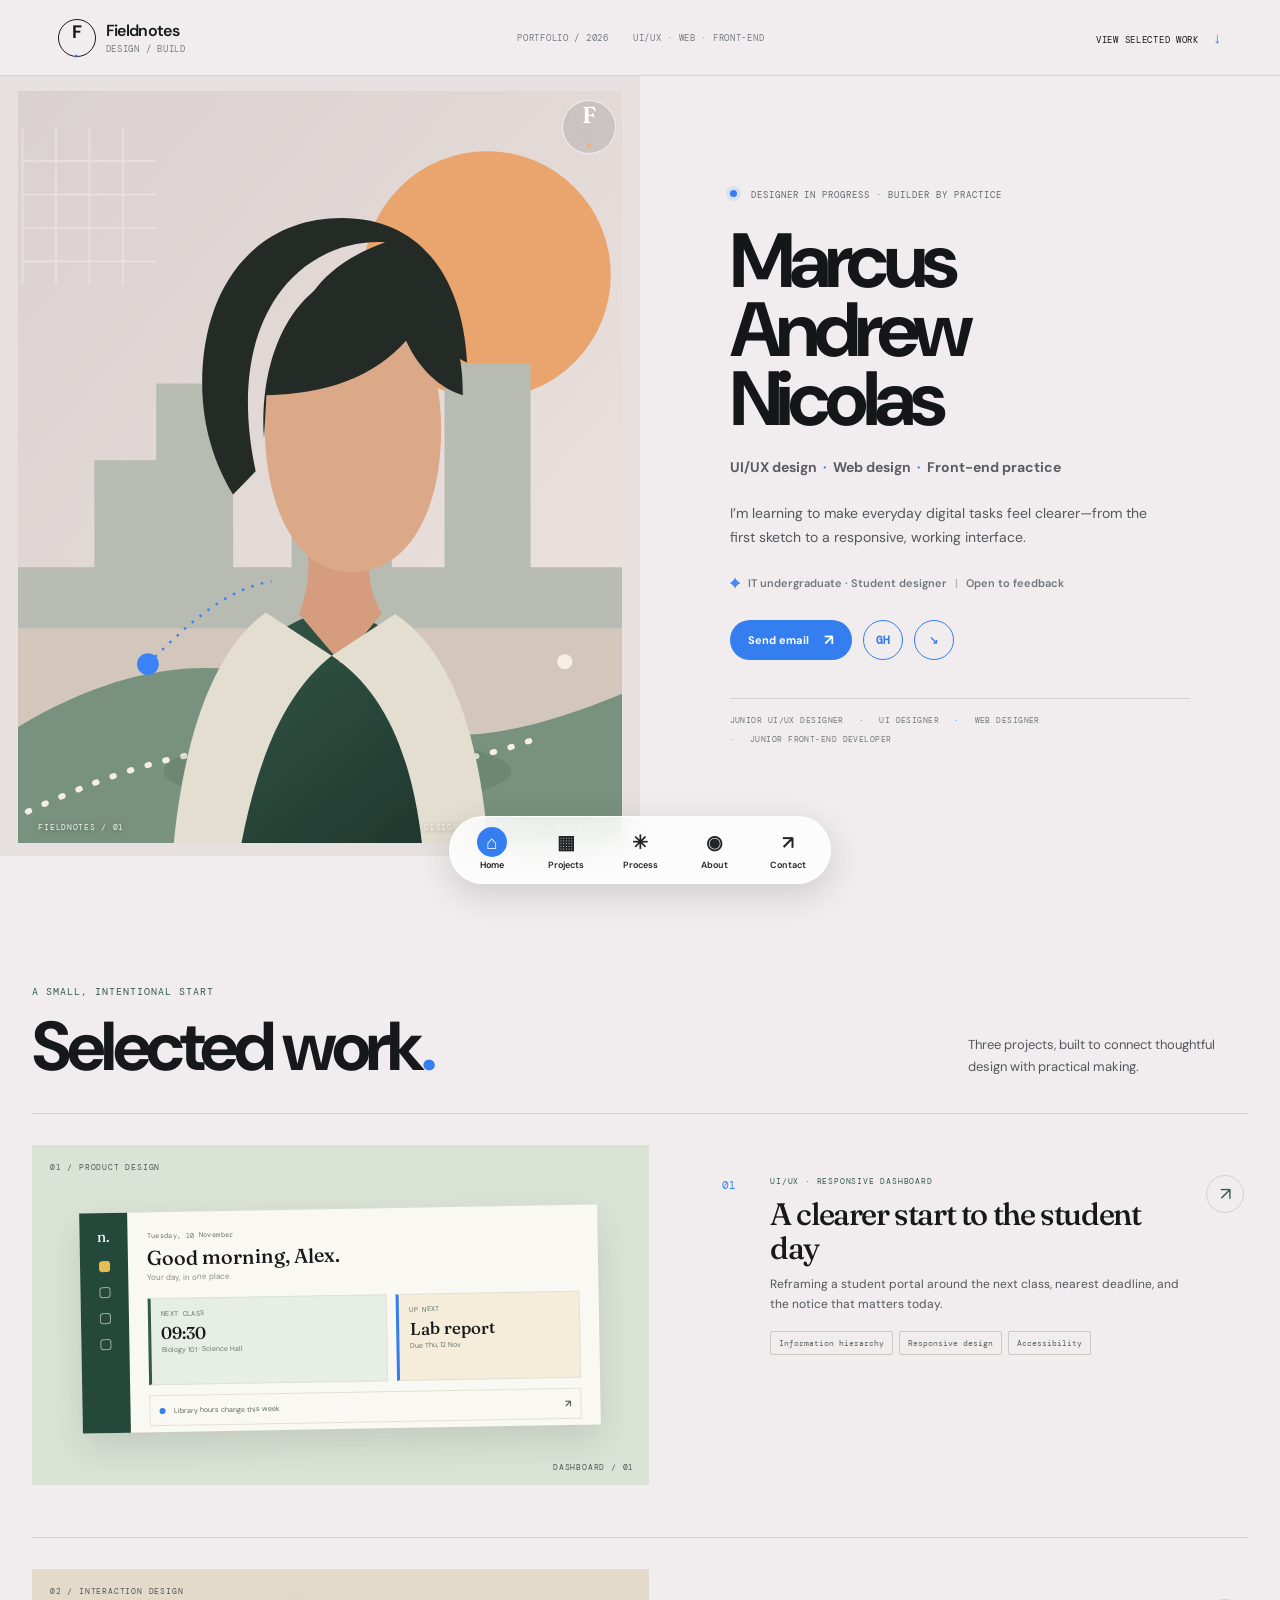
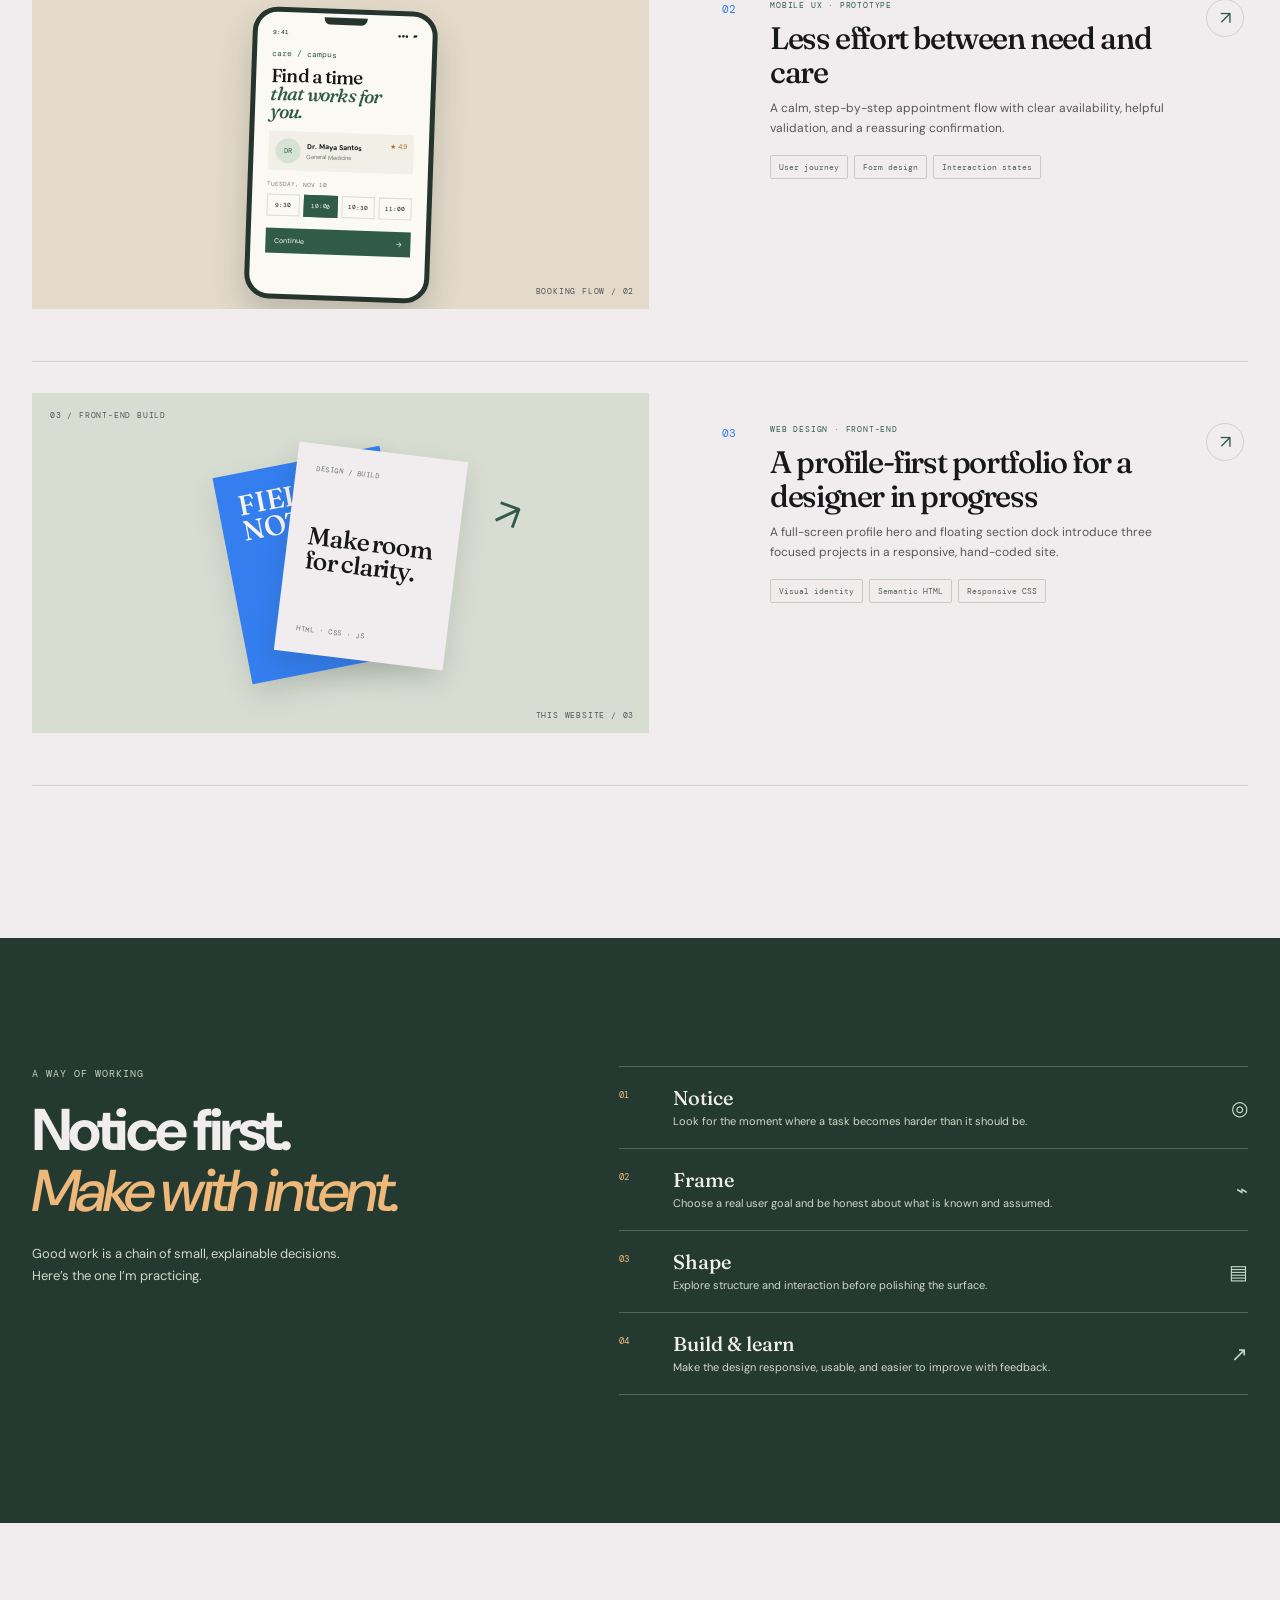
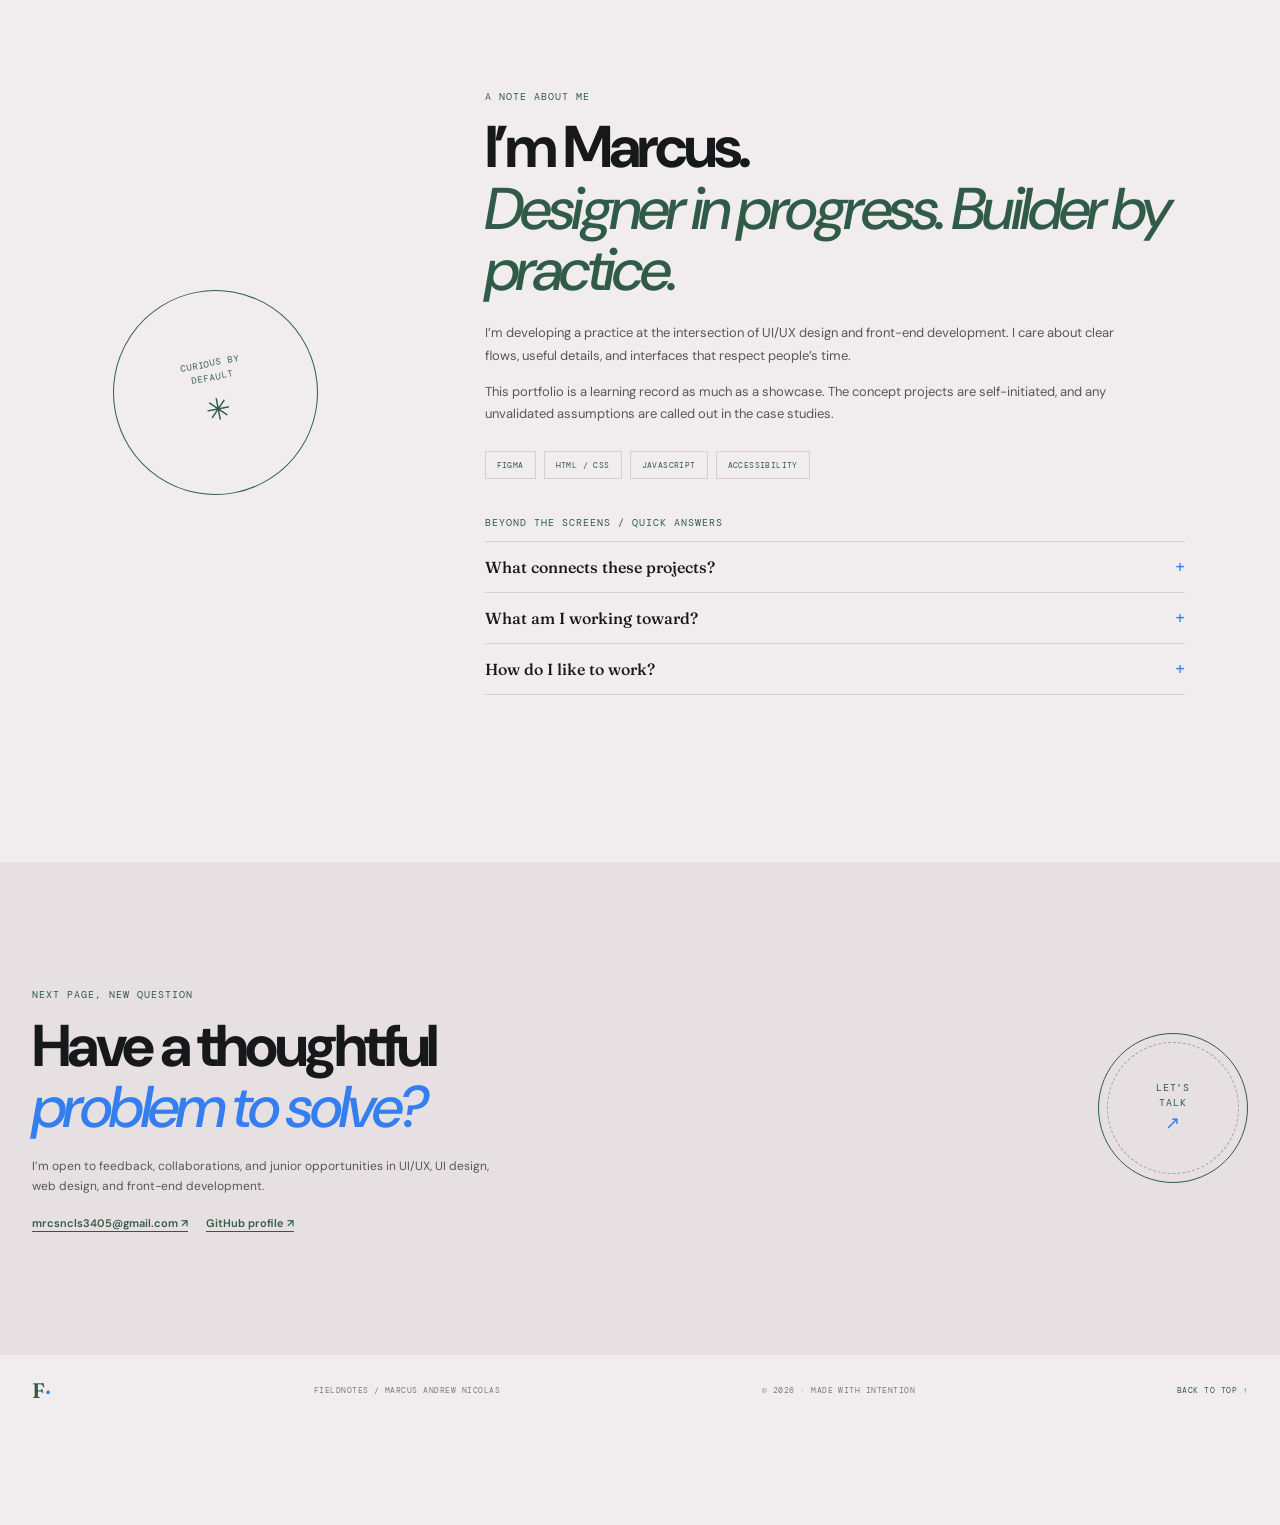
<file: index.html>
<!doctype html>
<html lang="en">
  <head>
    <meta charset="utf-8">
    <meta name="viewport" content="width=device-width, initial-scale=1">
    <meta name="theme-color" content="#f3f0e7">
    <meta name="description" content="Marcus Andrew Nicolas — UI/UX design and front-end development portfolio.">
    <title>Marcus Andrew Nicolas — Fieldnotes</title>
    <link rel="preconnect" href="https://fonts.googleapis.com">
    <link rel="preconnect" href="https://fonts.gstatic.com" crossorigin>
    <link href="https://fonts.googleapis.com/css2?family=DM+Mono:wght@400;500&family=DM+Sans:wght@400;500;600;700&family=Fraunces:opsz,wght@9..144,500;9..144,600&display=swap" rel="stylesheet">
    <link rel="stylesheet" href="styles.css">
    <script src="script.js" defer></script>
  </head>
  <body>
    <a class="skip-link" href="#main">Skip to content</a>
    <header class="site-header site-header--compact">
      <a class="wordmark" href="#top" aria-label="Marcus Andrew Nicolas — Fieldnotes home">
        <span class="wordmark-icon" aria-hidden="true">F<span>·</span></span>
        <span>Fieldnotes <small>DESIGN / BUILD</small></span>
      </a>
      <p class="topbar-note"><span>PORTFOLIO / 2026</span><span>UI/UX · WEB · FRONT-END</span></p>
      <a class="topbar-link" href="#work">VIEW SELECTED WORK <span aria-hidden="true">↓</span></a>
    </header>

    <main id="main">
      <section class="hero profile-hero" id="top" aria-labelledby="hero-title">
        <div class="hero-art profile-art">
          <svg class="profile-illustration" viewBox="0 0 780 900" preserveAspectRatio="xMidYMid slice" role="img" aria-labelledby="profile-art-title profile-art-desc">
            <title id="profile-art-title">An abstract campus-inspired portrait illustration</title>
            <desc id="profile-art-desc">A graphic figure in front of campus buildings, a warm sun, and a winding path.</desc>
            <defs>
              <linearGradient id="profile-bg" x1="0" y1="0" x2="1" y2="1"><stop stop-color="#d9d0d0"/><stop offset="1" stop-color="#eee4df"/></linearGradient>
              <linearGradient id="profile-coat" x1="0" y1="0" x2="1" y2="1"><stop stop-color="#355a4b"/><stop offset="1" stop-color="#1d342c"/></linearGradient>
            </defs>
            <rect width="780" height="900" fill="url(#profile-bg)"/>
            <circle cx="590" cy="220" r="148" fill="#eaa46d"/>
            <path d="M0 570h120V442h74V350h92v220h70V416h120v154h63V326h103v244h138v330H0z" fill="#b8bbb1"/>
            <path d="M0 643h780v257H0z" fill="#d3c6bb"/>
            <path d="M0 779c164-108 297-109 413-46 95 52 188 56 367-24v191H0z" fill="#78927f"/>
            <path d="M20 872c139-67 254-101 363-78 88 18 163 18 263-18" fill="none" stroke="#f5eee2" stroke-width="7" stroke-dasharray="2 20" stroke-linecap="round"/>
            <g opacity=".45" stroke="#f8f4ed" stroke-width="2">
              <path d="M34 44v188M74 44v188M114 44v188M154 44v188M34 84h160M34 124h160M34 164h160M34 204h160"/>
            </g>
            <ellipse cx="411" cy="814" rx="208" ry="42" fill="#22382e" opacity=".12"/>
            <path d="M227 900c15-143 61-255 179-280 121 26 167 137 178 280z" fill="url(#profile-coat)"/>
            <path d="M365 626c13-35 13-63 8-92h78c-5 36-3 64 13 91l-49 60z" fill="#d59c7d"/>
            <path d="M324 402c0-97 41-155 100-155 69 0 111 63 111 158 0 96-38 171-108 171-64 0-103-76-103-174z" fill="#dba987"/>
            <path d="M323 415c-7-110 45-198 123-198 72 0 117 59 115 147-28-8-53-32-68-65-38 43-95 64-167 65z" fill="#242b27"/>
            <path d="M313 455c-19-89-8-161 26-210 28-41 76-67 129-64-69 25-102 66-110 120 49-7 90-29 124-64 24 45 51 72 84 88-5-100-54-173-150-173-101 0-167 79-167 198 0 53 16 99 37 133z" fill="#242b27"/>
            <path d="M296 900c22-112 56-183 108-224l-79-52c-59 44-96 137-110 276zM512 900c-13-113-49-185-108-224l76-50c67 45 100 142 111 274z" fill="#e4ded0"/>
            <circle cx="184" cy="686" r="13" fill="#3b82f6"/>
            <circle cx="683" cy="683" r="9" fill="#f5eee2"/>
            <path d="M184 686c58-59 99-91 148-99" fill="none" stroke="#3b82f6" stroke-width="3" stroke-dasharray="3 9"/>
          </svg>
          <div class="profile-art-label"><span>FIELDNOTES / 01</span><span>DESIGNING · LEARNING · BUILDING</span></div>
          <div class="profile-art-seal" aria-hidden="true">F<span>·</span></div>
        </div>
        <div class="hero-copy profile-copy">
          <p class="eyebrow"><span class="status-dot"></span> DESIGNER IN PROGRESS · BUILDER BY PRACTICE</p>
          <h1 id="hero-title">Marcus Andrew<br><span>Nicolas</span></h1>
          <p class="profile-role">UI/UX design <span>·</span> Web design <span>·</span> Front-end practice</p>
          <p class="hero-intro">I’m learning to make everyday digital tasks feel clearer—from the first sketch to a responsive, working interface.</p>
          <p class="profile-location"><span aria-hidden="true">⌖</span> IT undergraduate · Student designer <span class="profile-divider">|</span> Open to feedback</p>
          <div class="profile-links">
            <a class="profile-email" href="mailto:mrcsncls3405@gmail.com">Send email <span aria-hidden="true">↗</span></a>
            <a class="profile-social" href="https://github.com/marcus-nicolas" target="_blank" rel="noreferrer" aria-label="GitHub profile">GH</a>
            <a class="profile-social" href="#work" aria-label="View selected projects">↘</a>
          </div>
          <div class="profile-bottom-note"><span>JUNIOR UI/UX DESIGNER</span><span>UI DESIGNER</span><span>WEB DESIGNER</span><span>JUNIOR FRONT-END DEVELOPER</span></div>
        </div>
      </section>

      <section class="work-section section-wrap" id="work" aria-labelledby="work-title">
        <div class="section-heading">
          <div><p class="eyebrow">A SMALL, INTENTIONAL START</p><h2 id="work-title">Selected work<span class="heading-period">.</span></h2></div>
          <p>Three projects, built to connect thoughtful design with practical making.</p>
        </div>
        <div class="project-list">
          <article class="project-card project-student">
            <a class="project-visual student-visual" href="student-portal/index.html" aria-label="Open Student Portal project">
              <div class="visual-label">01 / PRODUCT DESIGN</div>
              <div class="portal-mock" aria-hidden="true">
                <div class="portal-side"><b>n.</b><i></i><i></i><i></i><i></i></div>
                <div class="portal-main"><div class="portal-welcome"><span>Tuesday, 10 November</span><b>Good morning, Alex.</b><small>Your day, in one place.</small></div>
                  <div class="portal-cards"><div class="portal-card next"><small>NEXT CLASS</small><b>09:30</b><span>Biology 101 · Science Hall</span></div><div class="portal-card due"><small>UP NEXT</small><b>Lab report</b><span>Due Thu, 12 Nov</span></div></div>
                  <div class="portal-notice"><i></i><span>Library hours change this week</span><b>↗</b></div>
                </div>
              </div>
              <span class="visual-corner">DASHBOARD / 01</span>
            </a>
            <div class="project-info"><div class="project-number">01</div><div class="project-summary"><p class="eyebrow">UI/UX · RESPONSIVE DASHBOARD</p><h3><a href="student-portal/index.html">A clearer start to the student day</a></h3><p>Reframing a student portal around the next class, nearest deadline, and the notice that matters today.</p><div class="tag-row"><span>Information hierarchy</span><span>Responsive design</span><span>Accessibility</span></div></div><a class="round-link" href="student-portal/index.html" aria-label="Read the Student Portal case study">↗</a></div>
          </article>

          <article class="project-card project-booking">
            <a class="project-visual booking-visual" href="appointment-booking/index.html" aria-label="Open Appointment Booking project">
              <div class="visual-label">02 / INTERACTION DESIGN</div>
              <div class="phone-mock" aria-hidden="true"><div class="phone-notch"></div><div class="phone-status">9:41 <span>●●● ▰</span></div><div class="phone-appmark">care / campus</div><div class="phone-greeting">Find a time<br><em>that works for you.</em></div><div class="phone-doctor"><span class="doctor-avatar">DR</span><span><b>Dr. Maya Santos</b><small>General Medicine</small></span><span class="rating">★ 4.9</span></div><div class="phone-date-label">TUESDAY, NOV 10</div><div class="phone-times"><span>9:30</span><b>10:00</b><span>10:30</span><span>11:00</span></div><div class="phone-cta">Continue <span>→</span></div></div>
              <span class="visual-corner">BOOKING FLOW / 02</span>
            </a>
            <div class="project-info"><div class="project-number">02</div><div class="project-summary"><p class="eyebrow">MOBILE UX · PROTOTYPE</p><h3><a href="appointment-booking/index.html">Less effort between need and care</a></h3><p>A calm, step-by-step appointment flow with clear availability, helpful validation, and a reassuring confirmation.</p><div class="tag-row"><span>User journey</span><span>Form design</span><span>Interaction states</span></div></div><a class="round-link" href="appointment-booking/index.html" aria-label="Try the appointment booking prototype">↗</a></div>
          </article>

          <article class="project-card project-portfolio">
            <a class="project-visual portfolio-visual" href="portfolio-case-study.html" aria-label="Open the portfolio website case study">
              <div class="visual-label">03 / FRONT-END BUILD</div>
              <div class="portfolio-collage" aria-hidden="true"><div class="collage-sheet sheet-back"><span>FIELD<br>NOTES</span><i>✳</i></div><div class="collage-sheet sheet-front"><small>DESIGN / BUILD</small><b>Make room<br>for clarity.</b><span>HTML · CSS · JS</span></div><span class="collage-route">↗</span></div>
              <span class="visual-corner">THIS WEBSITE / 03</span>
            </a>
            <div class="project-info"><div class="project-number">03</div><div class="project-summary"><p class="eyebrow">WEB DESIGN · FRONT-END</p><h3><a href="portfolio-case-study.html">A profile-first portfolio for a designer in progress</a></h3><p>A full-screen profile hero and floating section dock introduce three focused projects in a responsive, hand-coded site.</p><div class="tag-row"><span>Visual identity</span><span>Semantic HTML</span><span>Responsive CSS</span></div></div><a class="round-link" href="portfolio-case-study.html" aria-label="Read the portfolio website case study">↗</a></div>
          </article>
        </div>
      </section>

      <section class="approach-section" id="approach" aria-labelledby="approach-title">
        <div class="section-wrap approach-wrap">
          <div class="approach-heading"><p class="eyebrow">A WAY OF WORKING</p><h2 id="approach-title">Notice first.<br><em>Make with intent.</em></h2><p>Good work is a chain of small, explainable decisions. Here’s the one I’m practicing.</p></div>
          <ol class="process-list">
            <li><span class="process-no">01</span><div><h3>Notice</h3><p>Look for the moment where a task becomes harder than it should be.</p></div><span class="process-mark">◎</span></li>
            <li><span class="process-no">02</span><div><h3>Frame</h3><p>Choose a real user goal and be honest about what is known and assumed.</p></div><span class="process-mark">⌁</span></li>
            <li><span class="process-no">03</span><div><h3>Shape</h3><p>Explore structure and interaction before polishing the surface.</p></div><span class="process-mark">▤</span></li>
            <li><span class="process-no">04</span><div><h3>Build & learn</h3><p>Make the design responsive, usable, and easier to improve with feedback.</p></div><span class="process-mark">↗</span></li>
          </ol>
        </div>
      </section>

      <section class="about-section section-wrap" id="about" aria-labelledby="about-title">
        <div class="about-stamp" aria-hidden="true"><span>CURIOUS BY<br>DEFAULT</span><b>✳</b></div>
        <div class="about-copy"><p class="eyebrow">A NOTE ABOUT ME</p><h2 id="about-title">I’m Marcus.<br><em>Designer in progress. Builder by practice.</em></h2><p>I’m developing a practice at the intersection of UI/UX design and front-end development. I care about clear flows, useful details, and interfaces that respect people’s time.</p><p>This portfolio is a learning record as much as a showcase. The concept projects are self-initiated, and any unvalidated assumptions are called out in the case studies.</p><div class="skill-stamps"><span>FIGMA</span><span>HTML / CSS</span><span>JAVASCRIPT</span><span>ACCESSIBILITY</span></div>
          <div class="about-questions"><p class="eyebrow">BEYOND THE SCREENS / QUICK ANSWERS</p>
            <details><summary>What connects these projects?</summary><p>Each one makes an everyday task easier to understand: planning a student day, booking a routine visit, or finding your way through a portfolio.</p></details>
            <details><summary>What am I working toward?</summary><p>Junior opportunities in UI/UX design, UI design, web design, and front-end development—with continued coding practice.</p></details>
            <details><summary>How do I like to work?</summary><p>Start with a clear user goal, make the important states visible, and carry the design through to responsive code.</p></details>
          </div>
        </div>
      </section>

      <section class="contact-section" id="contact" aria-labelledby="contact-title">
        <div class="section-wrap contact-wrap"><div><p class="eyebrow">NEXT PAGE, NEW QUESTION</p><h2 id="contact-title">Have a thoughtful<br><em>problem to solve?</em></h2><p class="contact-note">I’m open to feedback, collaborations, and junior opportunities in UI/UX, UI design, web design, and front-end development.</p><div class="contact-links"><a href="mailto:mrcsncls3405@gmail.com">mrcsncls3405@gmail.com ↗</a><a href="https://github.com/marcus-nicolas" target="_blank" rel="noreferrer">GitHub profile ↗</a></div></div><a class="contact-orbit" href="mailto:mrcsncls3405@gmail.com" aria-label="Email Marcus">LET’S<br>TALK <span>↗</span></a></div>
      </section>
    </main>

    <nav class="floating-dock" aria-label="Section navigation">
      <a class="dock-link is-active" href="#top" data-section="top" aria-current="page"><span class="dock-icon" aria-hidden="true">⌂</span><span>Home</span></a>
      <a class="dock-link" href="#work" data-section="work"><span class="dock-icon" aria-hidden="true">▦</span><span>Projects</span></a>
      <a class="dock-link" href="#approach" data-section="approach"><span class="dock-icon" aria-hidden="true">✳</span><span>Process</span></a>
      <a class="dock-link" href="#about" data-section="about"><span class="dock-icon" aria-hidden="true">◉</span><span>About</span></a>
      <a class="dock-link" href="#contact" data-section="contact"><span class="dock-icon" aria-hidden="true">↗</span><span>Contact</span></a>
    </nav>

    <footer class="site-footer"><a class="footer-mark" href="#top">F<span>·</span></a><span>FIELDNOTES / MARCUS ANDREW NICOLAS</span><span>© <span id="year">2026</span> · MADE WITH INTENTION</span><a href="#top">BACK TO TOP ↑</a></footer>
  </body>
</html>
</file>
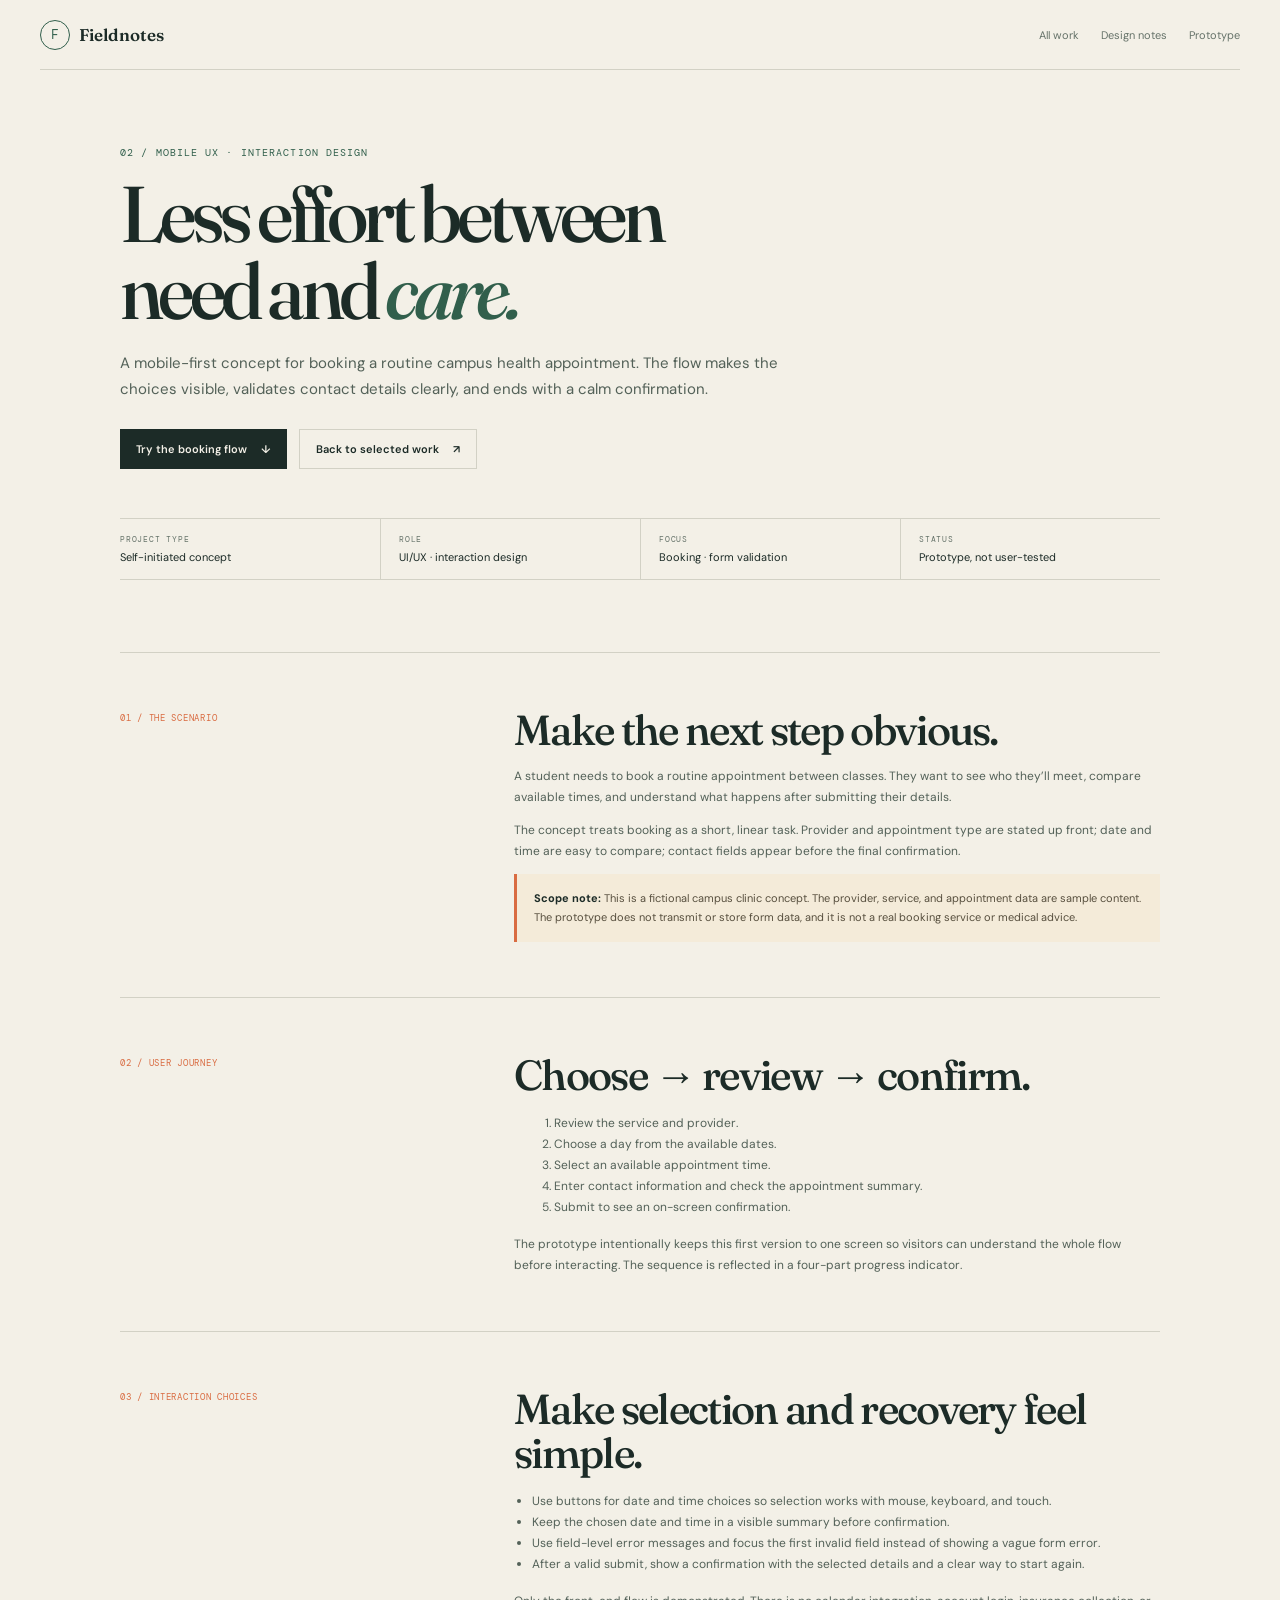
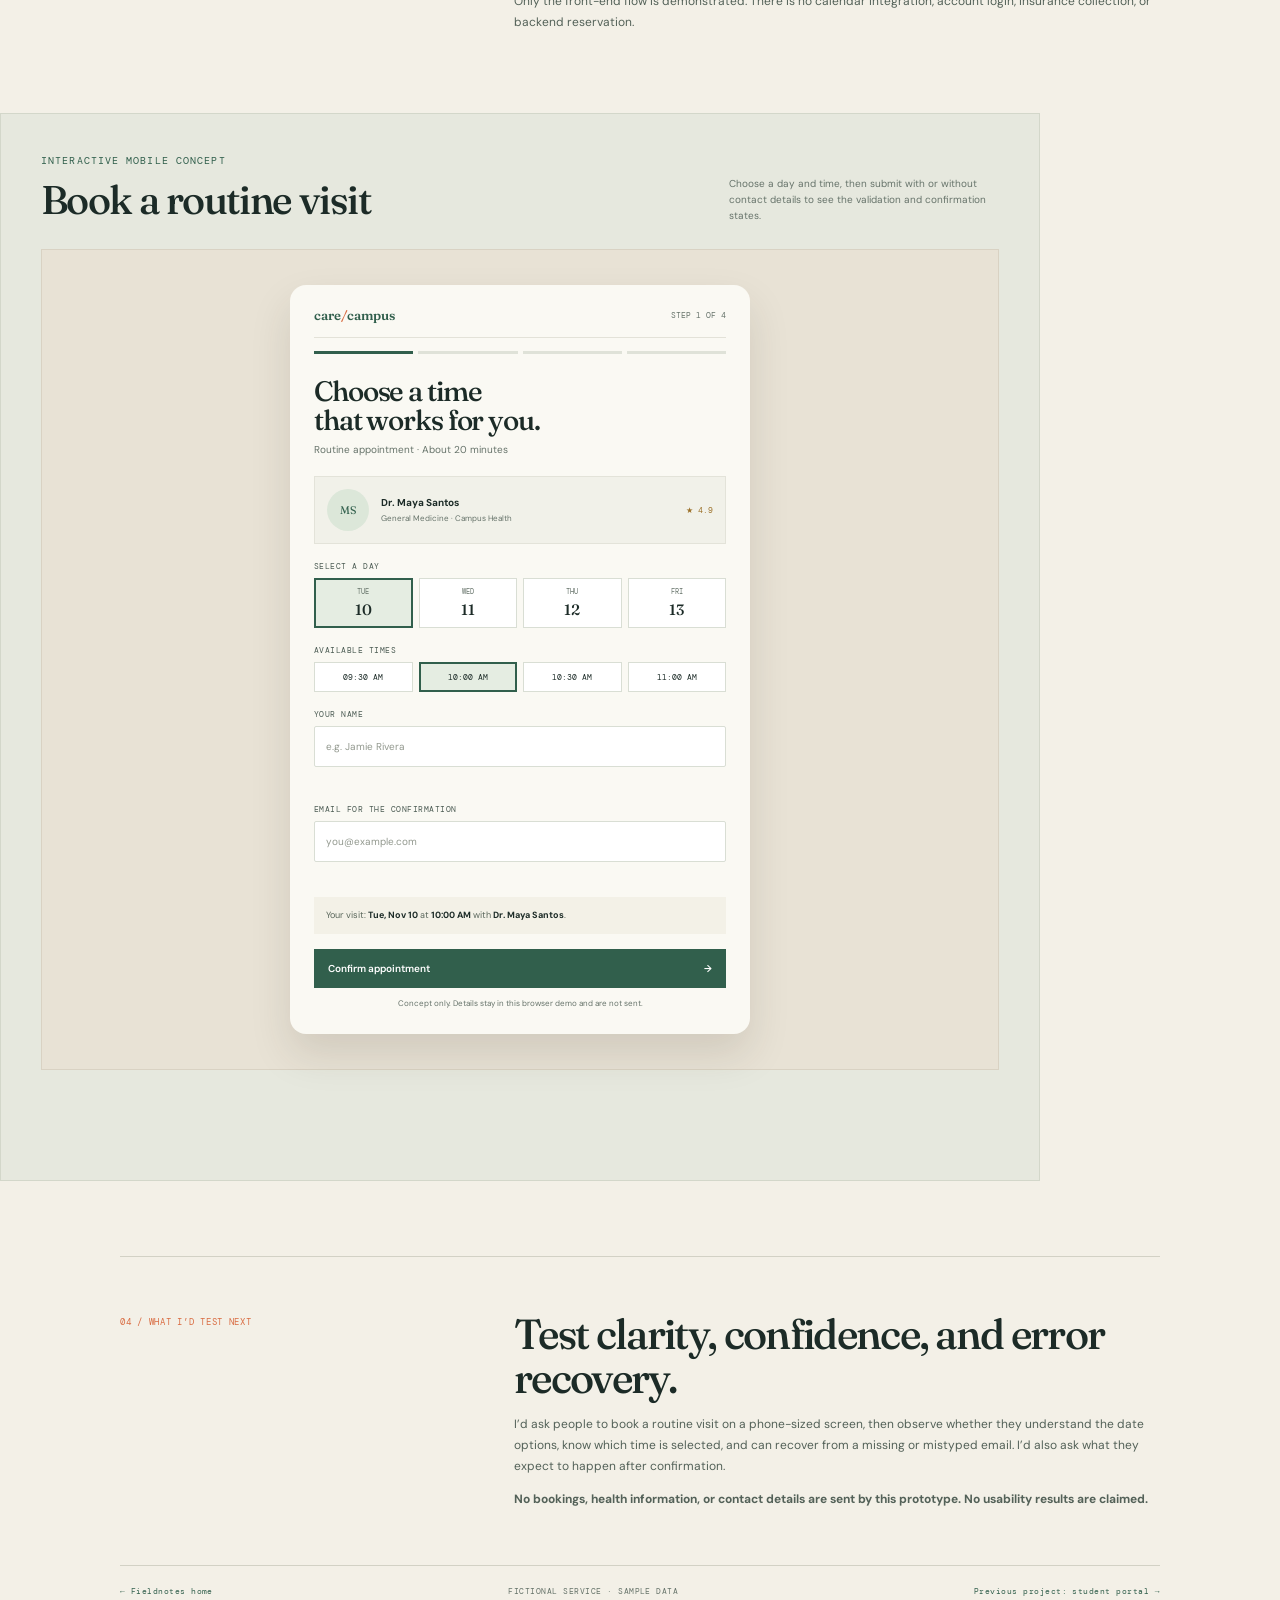
<file: appointment-booking/index.html>
<!doctype html>
<html lang="en">
  <head>
    <meta charset="utf-8">
    <meta name="viewport" content="width=device-width, initial-scale=1">
    <meta name="theme-color" content="#f3f0e7">
    <meta name="description" content="A self-initiated appointment booking app concept with an interactive, validated booking flow.">
    <title>Appointment Booking — Fieldnotes</title>
    <link rel="preconnect" href="https://fonts.googleapis.com">
    <link rel="preconnect" href="https://fonts.gstatic.com" crossorigin>
    <link href="https://fonts.googleapis.com/css2?family=DM+Mono:wght@400;500&family=DM+Sans:wght@400;500;600;700&family=Fraunces:opsz,wght@9..144,500;9..144,600&display=swap" rel="stylesheet">
    <link rel="stylesheet" href="../projects.css">
    <script src="booking.js" defer></script>
  </head>
  <body>
    <a class="skip-link" href="#main">Skip to content</a>
    <header class="project-header">
      <a class="project-brand" href="../index.html"><span class="brand-mark">F</span> Fieldnotes</a>
      <nav aria-label="Project navigation"><a href="../index.html#work">All work</a><a href="#design">Design notes</a><a href="#demo">Prototype</a></nav>
    </header>
    <main id="main">
      <section class="project-wrap project-hero">
        <p class="project-eyebrow">02 / MOBILE UX · INTERACTION DESIGN</p>
        <h1>Less effort between<br>need and <em>care.</em></h1>
        <p class="project-lede">A mobile-first concept for booking a routine campus health appointment. The flow makes the choices visible, validates contact details clearly, and ends with a calm confirmation.</p>
        <div class="project-actions"><a class="project-button" href="#demo">Try the booking flow <span aria-hidden="true">↓</span></a><a class="project-button secondary" href="../index.html#work">Back to selected work <span aria-hidden="true">↗</span></a></div>
        <dl class="project-meta"><div><dt>PROJECT TYPE</dt><dd>Self-initiated concept</dd></div><div><dt>ROLE</dt><dd>UI/UX · interaction design</dd></div><div><dt>FOCUS</dt><dd>Booking · form validation</dd></div><div><dt>STATUS</dt><dd>Prototype, not user-tested</dd></div></dl>
      </section>

      <section class="project-wrap case-section" id="design">
        <div class="case-grid"><p class="case-label">01 / THE SCENARIO</p><div class="case-copy"><h2>Make the next step obvious.</h2><p>A student needs to book a routine appointment between classes. They want to see who they’ll meet, compare available times, and understand what happens after submitting their details.</p><p>The concept treats booking as a short, linear task. Provider and appointment type are stated up front; date and time are easy to compare; contact fields appear before the final confirmation.</p><aside class="assumption-note"><strong>Scope note:</strong> This is a fictional campus clinic concept. The provider, service, and appointment data are sample content. The prototype does not transmit or store form data, and it is not a real booking service or medical advice.</aside></div></div>
      </section>

      <section class="project-wrap case-section">
        <div class="case-grid"><p class="case-label">02 / USER JOURNEY</p><div class="case-copy"><h2>Choose → review → confirm.</h2><ol><li>Review the service and provider.</li><li>Choose a day from the available dates.</li><li>Select an available appointment time.</li><li>Enter contact information and check the appointment summary.</li><li>Submit to see an on-screen confirmation.</li></ol><p>The prototype intentionally keeps this first version to one screen so visitors can understand the whole flow before interacting. The sequence is reflected in a four-part progress indicator.</p></div></div>
      </section>

      <section class="project-wrap case-section">
        <div class="case-grid"><p class="case-label">03 / INTERACTION CHOICES</p><div class="case-copy"><h2>Make selection and recovery feel simple.</h2><ul><li>Use buttons for date and time choices so selection works with mouse, keyboard, and touch.</li><li>Keep the chosen date and time in a visible summary before confirmation.</li><li>Use field-level error messages and focus the first invalid field instead of showing a vague form error.</li><li>After a valid submit, show a confirmation with the selected details and a clear way to start again.</li></ul><p>Only the front-end flow is demonstrated. There is no calendar integration, account login, insurance collection, or backend reservation.</p></div></div>
      </section>

      <section class="project-wrap prototype-section" id="demo" aria-labelledby="demo-title">
        <div class="prototype-heading"><div><p class="project-eyebrow">INTERACTIVE MOBILE CONCEPT</p><h2 id="demo-title">Book a routine visit</h2></div><p>Choose a day and time, then submit with or without contact details to see the validation and confirmation states.</p></div>
        <div class="booking-demo-wrap">
          <form class="booking-app" id="booking-form" novalidate>
            <div class="booking-app-top"><span class="booking-logo">care<span>/</span>campus</span><span class="booking-step-count" id="step-count">STEP 1 OF 4</span></div>
            <div class="booking-progress" aria-hidden="true"><span class="is-done"></span><span></span><span></span><span></span></div>
            <div class="booking-form-content" id="booking-form-content">
              <h2>Choose a time<br>that works for you.</h2>
              <p class="booking-lede">Routine appointment · About 20 minutes</p>
              <div class="provider-card"><span class="provider-avatar" aria-hidden="true">MS</span><span class="provider-info"><strong>Dr. Maya Santos</strong><span>General Medicine · Campus Health</span></span><span class="provider-rating">★ 4.9</span></div>

              <p class="form-label" id="date-label">SELECT A DAY</p>
              <div class="date-options" role="group" aria-labelledby="date-label">
                <button class="date-option" type="button" data-date="Tue, Nov 10" aria-pressed="true"><span>TUE</span><strong>10</strong></button>
                <button class="date-option" type="button" data-date="Wed, Nov 11" aria-pressed="false"><span>WED</span><strong>11</strong></button>
                <button class="date-option" type="button" data-date="Thu, Nov 12" aria-pressed="false"><span>THU</span><strong>12</strong></button>
                <button class="date-option" type="button" data-date="Fri, Nov 13" aria-pressed="false"><span>FRI</span><strong>13</strong></button>
              </div>
              <p class="form-label" id="time-label">AVAILABLE TIMES</p>
              <div class="time-options" role="group" aria-labelledby="time-label">
                <button class="time-option" type="button" data-time="09:30 AM" aria-pressed="false">09:30 AM</button>
                <button class="time-option" type="button" data-time="10:00 AM" aria-pressed="true">10:00 AM</button>
                <button class="time-option" type="button" data-time="10:30 AM" aria-pressed="false">10:30 AM</button>
                <button class="time-option" type="button" data-time="11:00 AM" aria-pressed="false">11:00 AM</button>
              </div>

              <label class="form-label" for="patient-name">YOUR NAME</label>
              <input class="booking-field" id="patient-name" name="name" autocomplete="name" placeholder="e.g. Jamie Rivera" required aria-describedby="name-error">
              <p class="field-error" id="name-error" aria-live="polite"></p>
              <label class="form-label" for="patient-email">EMAIL FOR THE CONFIRMATION</label>
              <input class="booking-field" id="patient-email" name="email" type="email" autocomplete="email" placeholder="you@example.com" required aria-describedby="email-error">
              <p class="field-error" id="email-error" aria-live="polite"></p>

              <div class="booking-summary" id="booking-summary" aria-live="polite">Your visit: <strong>Tue, Nov 10</strong> at <strong>10:00 AM</strong> with <strong>Dr. Maya Santos</strong>.</div>
              <button class="booking-submit" type="submit"><span>Confirm appointment</span><span aria-hidden="true">→</span></button>
              <p class="booking-lede" style="margin: 9px 0 0; text-align: center; font-size: 8px;">Concept only. Details stay in this browser demo and are not sent.</p>
            </div>
            <section class="booking-confirmation" id="booking-confirmation" aria-live="polite" tabindex="-1">
              <span class="confirmation-check" aria-hidden="true">✓</span>
              <p class="project-eyebrow">REQUEST CONFIRMED · CONCEPT</p>
              <h2>You’re all set.</h2>
              <p id="confirmation-greeting">Your appointment details are ready.</p>
              <div class="confirmation-details" id="confirmation-details"></div>
              <button class="booking-reset" id="booking-reset" type="button">Start another booking</button>
            </section>
          </form>
        </div>
      </section>

      <section class="project-wrap case-section">
        <div class="case-grid"><p class="case-label">04 / WHAT I’D TEST NEXT</p><div class="case-copy"><h2>Test clarity, confidence, and error recovery.</h2><p>I’d ask people to book a routine visit on a phone-sized screen, then observe whether they understand the date options, know which time is selected, and can recover from a missing or mistyped email. I’d also ask what they expect to happen after confirmation.</p><p><strong>No bookings, health information, or contact details are sent by this prototype. No usability results are claimed.</strong></p></div></div>
      </section>
    </main>
    <footer class="project-wrap project-footer"><a href="../index.html">← Fieldnotes home</a><span>FICTIONAL SERVICE · SAMPLE DATA</span><a href="../student-portal/index.html">Previous project: student portal →</a></footer>
  </body>
</html>
</file>
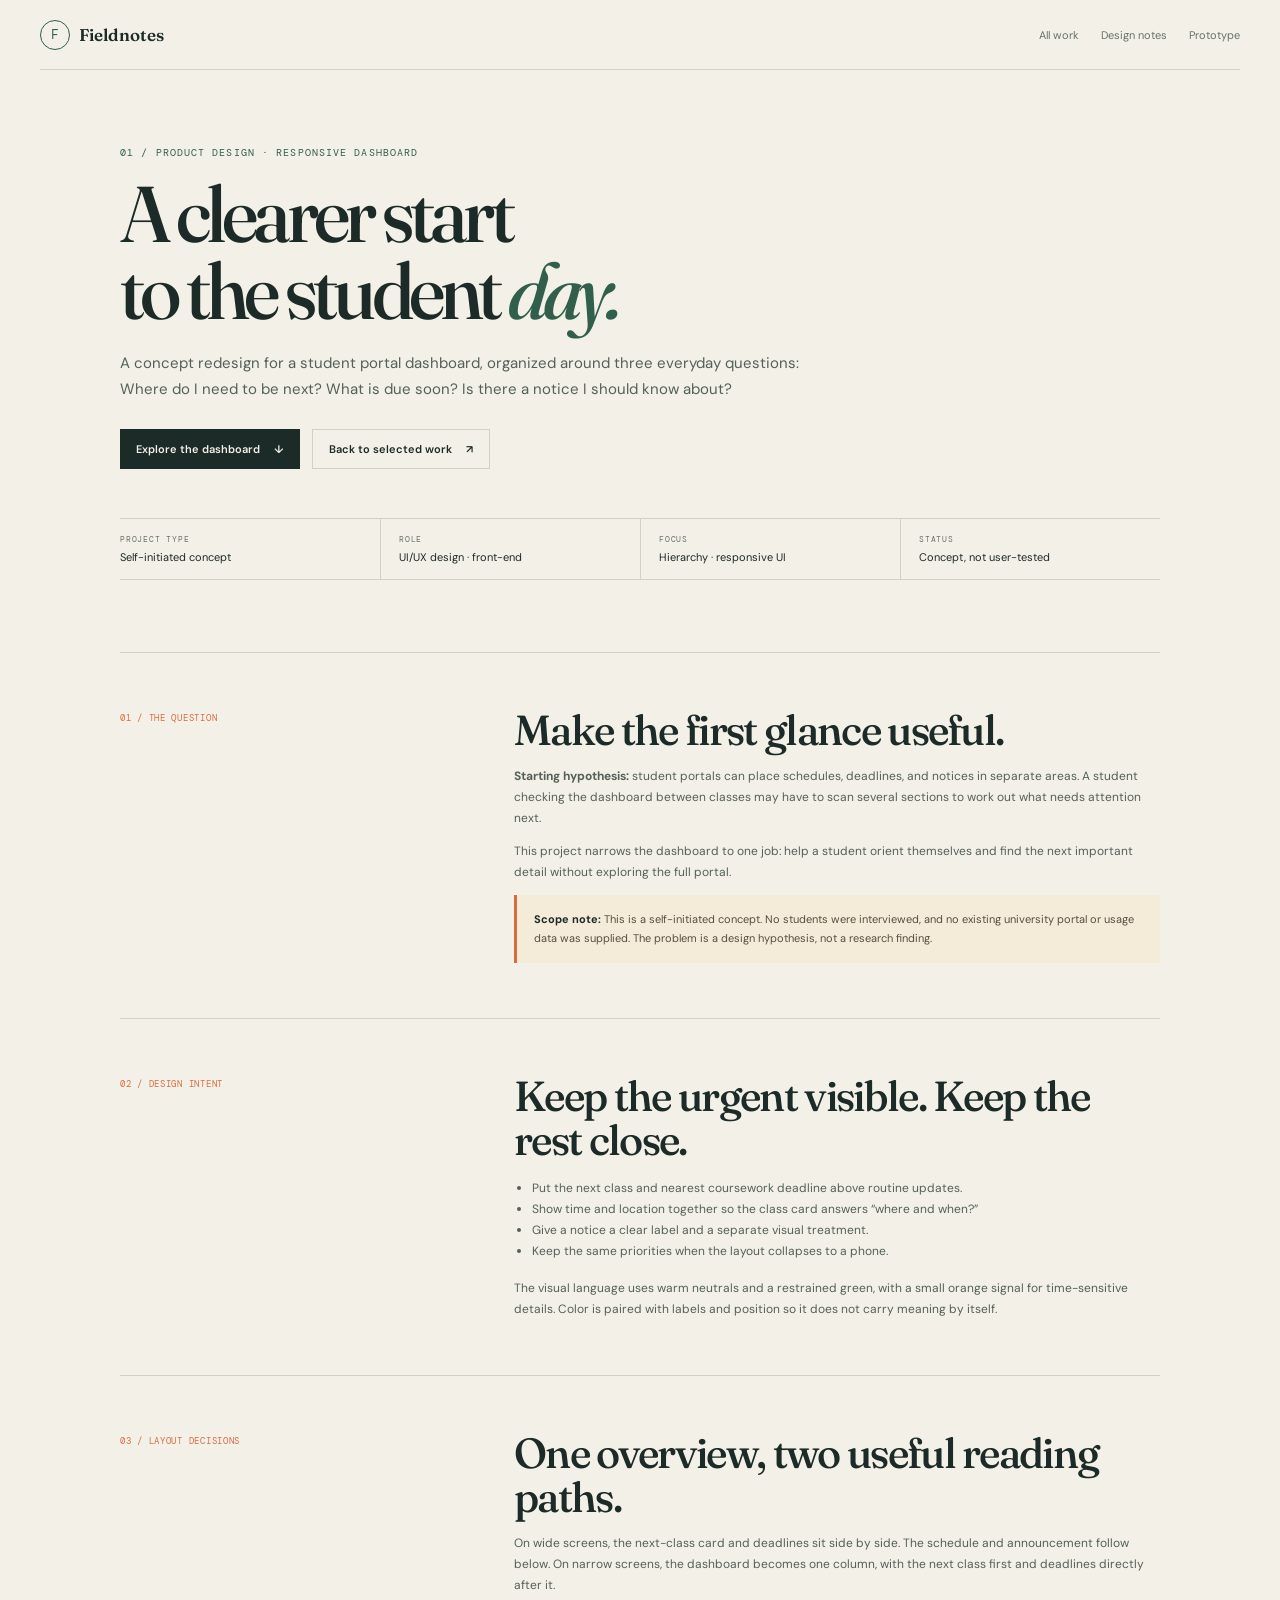
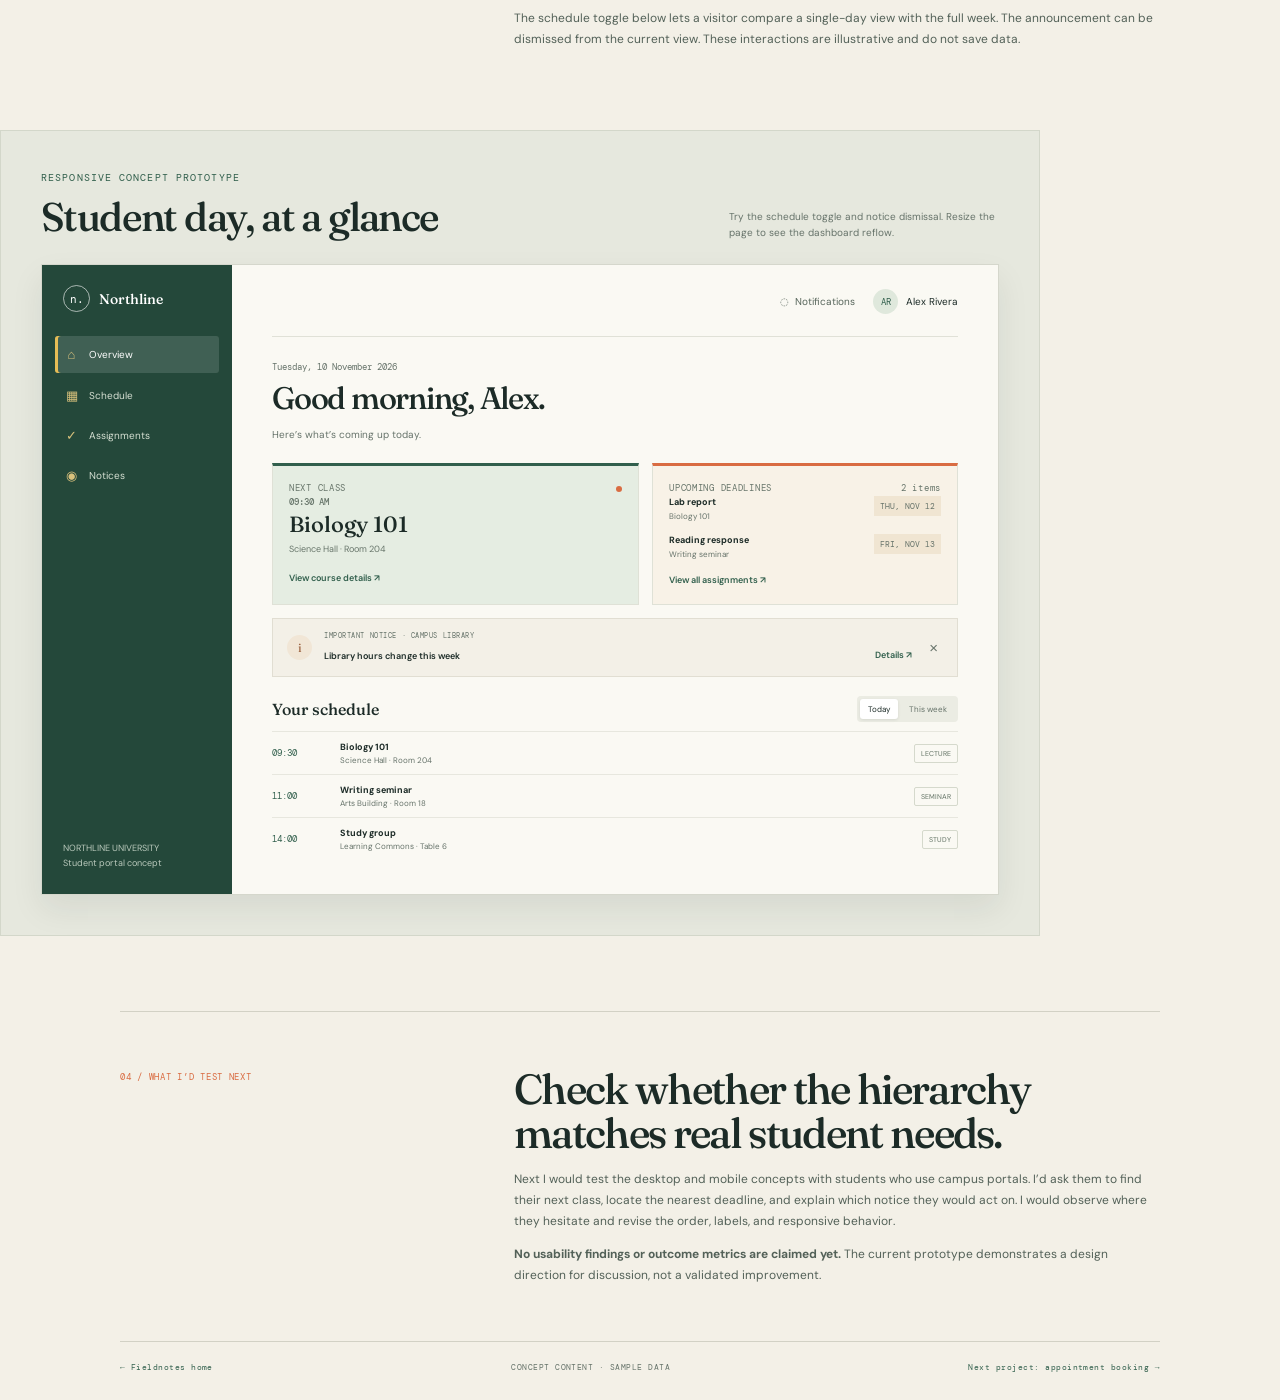
<file: student-portal/index.html>
<!doctype html>
<html lang="en">
  <head>
    <meta charset="utf-8">
    <meta name="viewport" content="width=device-width, initial-scale=1">
    <meta name="theme-color" content="#f3f0e7">
    <meta name="description" content="A self-initiated student portal dashboard redesign case study and responsive prototype.">
    <title>Student Portal Dashboard — Fieldnotes</title>
    <link rel="preconnect" href="https://fonts.googleapis.com">
    <link rel="preconnect" href="https://fonts.gstatic.com" crossorigin>
    <link href="https://fonts.googleapis.com/css2?family=DM+Mono:wght@400;500&family=DM+Sans:wght@400;500;600;700&family=Fraunces:opsz,wght@9..144,500;9..144,600&display=swap" rel="stylesheet">
    <link rel="stylesheet" href="../projects.css">
    <script src="portal.js" defer></script>
  </head>
  <body>
    <a class="skip-link" href="#main">Skip to content</a>
    <header class="project-header">
      <a class="project-brand" href="../index.html"><span class="brand-mark">F</span> Fieldnotes</a>
      <nav aria-label="Project navigation"><a href="../index.html#work">All work</a><a href="#design">Design notes</a><a href="#demo">Prototype</a></nav>
    </header>
    <main id="main">
      <section class="project-wrap project-hero">
        <p class="project-eyebrow">01 / PRODUCT DESIGN · RESPONSIVE DASHBOARD</p>
        <h1>A clearer start<br>to the student <em>day.</em></h1>
        <p class="project-lede">A concept redesign for a student portal dashboard, organized around three everyday questions: Where do I need to be next? What is due soon? Is there a notice I should know about?</p>
        <div class="project-actions"><a class="project-button" href="#demo">Explore the dashboard <span aria-hidden="true">↓</span></a><a class="project-button secondary" href="../index.html#work">Back to selected work <span aria-hidden="true">↗</span></a></div>
        <dl class="project-meta"><div><dt>PROJECT TYPE</dt><dd>Self-initiated concept</dd></div><div><dt>ROLE</dt><dd>UI/UX design · front-end</dd></div><div><dt>FOCUS</dt><dd>Hierarchy · responsive UI</dd></div><div><dt>STATUS</dt><dd>Concept, not user-tested</dd></div></dl>
      </section>

      <section class="project-wrap case-section" id="design">
        <div class="case-grid"><p class="case-label">01 / THE QUESTION</p><div class="case-copy"><h2>Make the first glance useful.</h2><p><strong>Starting hypothesis:</strong> student portals can place schedules, deadlines, and notices in separate areas. A student checking the dashboard between classes may have to scan several sections to work out what needs attention next.</p><p>This project narrows the dashboard to one job: help a student orient themselves and find the next important detail without exploring the full portal.</p><aside class="assumption-note"><strong>Scope note:</strong> This is a self-initiated concept. No students were interviewed, and no existing university portal or usage data was supplied. The problem is a design hypothesis, not a research finding.</aside></div></div>
      </section>

      <section class="project-wrap case-section">
        <div class="case-grid"><p class="case-label">02 / DESIGN INTENT</p><div class="case-copy"><h2>Keep the urgent visible. Keep the rest close.</h2><ul><li>Put the next class and nearest coursework deadline above routine updates.</li><li>Show time and location together so the class card answers “where and when?”</li><li>Give a notice a clear label and a separate visual treatment.</li><li>Keep the same priorities when the layout collapses to a phone.</li></ul><p>The visual language uses warm neutrals and a restrained green, with a small orange signal for time-sensitive details. Color is paired with labels and position so it does not carry meaning by itself.</p></div></div>
      </section>

      <section class="project-wrap case-section">
        <div class="case-grid"><p class="case-label">03 / LAYOUT DECISIONS</p><div class="case-copy"><h2>One overview, two useful reading paths.</h2><p>On wide screens, the next-class card and deadlines sit side by side. The schedule and announcement follow below. On narrow screens, the dashboard becomes one column, with the next class first and deadlines directly after it.</p><p>The schedule toggle below lets a visitor compare a single-day view with the full week. The announcement can be dismissed from the current view. These interactions are illustrative and do not save data.</p></div></div>
      </section>

      <section class="project-wrap prototype-section" id="demo" aria-labelledby="demo-title">
        <div class="prototype-heading"><div><p class="project-eyebrow">RESPONSIVE CONCEPT PROTOTYPE</p><h2 id="demo-title">Student day, at a glance</h2></div><p>Try the schedule toggle and notice dismissal. Resize the page to see the dashboard reflow.</p></div>
        <div class="student-app" aria-label="Interactive student portal dashboard concept">
          <aside class="student-sidebar">
            <div class="student-logo"><span>n.</span> Northline</div>
            <div class="student-nav" aria-label="Portal sections">
              <a class="is-active" href="#demo" aria-current="page" aria-label="Overview"><span class="nav-icon" aria-hidden="true">⌂</span><span>Overview</span></a>
              <a href="#schedule" aria-label="Schedule"><span class="nav-icon" aria-hidden="true">▦</span><span>Schedule</span></a>
              <a href="#deadlines" aria-label="Assignments"><span class="nav-icon" aria-hidden="true">✓</span><span>Assignments</span></a>
              <a href="#notice" aria-label="Notices"><span class="nav-icon" aria-hidden="true">◉</span><span>Notices</span></a>
            </div>
            <div class="sidebar-bottom">NORTHLINE UNIVERSITY<br>Student portal concept</div>
          </aside>
          <div class="student-main">
            <div class="student-topbar"><span class="student-topbar-note">◌ &nbsp;Notifications</span><div class="student-profile"><span class="student-avatar" aria-hidden="true">AR</span><span>Alex Rivera</span></div></div>
            <div class="student-greeting"><p>Tuesday, 10 November 2026</p><h2>Good morning, Alex.</h2><span>Here’s what’s coming up today.</span></div>
            <div class="student-cards">
              <article class="student-card next-class"><p class="student-card-label">NEXT CLASS <span class="tiny-dot" aria-hidden="true"></span></p><p class="class-time">09:30 AM</p><h3>Biology 101</h3><p>Science Hall · Room 204</p><a class="card-action" href="#schedule">View course details ↗</a></article>
              <article class="student-card deadline-card" id="deadlines"><p class="student-card-label">UPCOMING DEADLINES <span>2 items</span></p><div class="deadlines"><div class="deadline-row"><div><strong>Lab report</strong><span>Biology 101</span></div><span class="deadline-date">THU, NOV 12</span></div><div class="deadline-row"><div><strong>Reading response</strong><span>Writing seminar</span></div><span class="deadline-date">FRI, NOV 13</span></div></div><a class="card-action" href="#schedule">View all assignments ↗</a></article>
            </div>
            <div class="student-notice" id="notice"><span class="notice-mark" aria-hidden="true">i</span><span class="notice-text"><small>IMPORTANT NOTICE · CAMPUS LIBRARY</small><strong>Library hours change this week</strong></span><a class="card-action" href="#notice">Details ↗</a><button class="notice-dismiss" type="button" aria-label="Dismiss this notice">×</button></div>
            <section class="schedule-block" id="schedule" aria-labelledby="schedule-heading">
              <div class="schedule-title"><h3 id="schedule-heading">Your schedule</h3><div class="schedule-controls" role="group" aria-label="Choose schedule range"><button type="button" data-range="today" aria-pressed="true">Today</button><button type="button" data-range="week" aria-pressed="false">This week</button></div></div>
              <div class="schedule-list" aria-live="polite">
                <div class="schedule-item" data-day="today"><time>09:30</time><div><strong>Biology 101</strong><span>Science Hall · Room 204</span></div><span class="course-type">LECTURE</span></div>
                <div class="schedule-item" data-day="today"><time>11:00</time><div><strong>Writing seminar</strong><span>Arts Building · Room 18</span></div><span class="course-type">SEMINAR</span></div>
                <div class="schedule-item" data-day="today"><time>14:00</time><div><strong>Study group</strong><span>Learning Commons · Table 6</span></div><span class="course-type">STUDY</span></div>
                <div class="schedule-item" data-day="week" hidden><time>WED · 10:00</time><div><strong>Statistics 110</strong><span>North Hall · Room 12</span></div><span class="course-type">LECTURE</span></div>
                <div class="schedule-item" data-day="week" hidden><time>THU · 13:30</time><div><strong>Biology lab</strong><span>Science Hall · Lab 2</span></div><span class="course-type">LAB</span></div>
                <div class="schedule-item" data-day="week" hidden><time>FRI · 09:00</time><div><strong>Writing seminar</strong><span>Arts Building · Room 18</span></div><span class="course-type">SEMINAR</span></div>
              </div>
            </section>
          </div>
        </div>
      </section>

      <section class="project-wrap case-section">
        <div class="case-grid"><p class="case-label">04 / WHAT I’D TEST NEXT</p><div class="case-copy"><h2>Check whether the hierarchy matches real student needs.</h2><p>Next I would test the desktop and mobile concepts with students who use campus portals. I’d ask them to find their next class, locate the nearest deadline, and explain which notice they would act on. I would observe where they hesitate and revise the order, labels, and responsive behavior.</p><p><strong>No usability findings or outcome metrics are claimed yet.</strong> The current prototype demonstrates a design direction for discussion, not a validated improvement.</p></div></div>
      </section>
    </main>
    <footer class="project-wrap project-footer"><a href="../index.html">← Fieldnotes home</a><span>CONCEPT CONTENT · SAMPLE DATA</span><a href="../appointment-booking/index.html">Next project: appointment booking →</a></footer>
  </body>
</html>
</file>
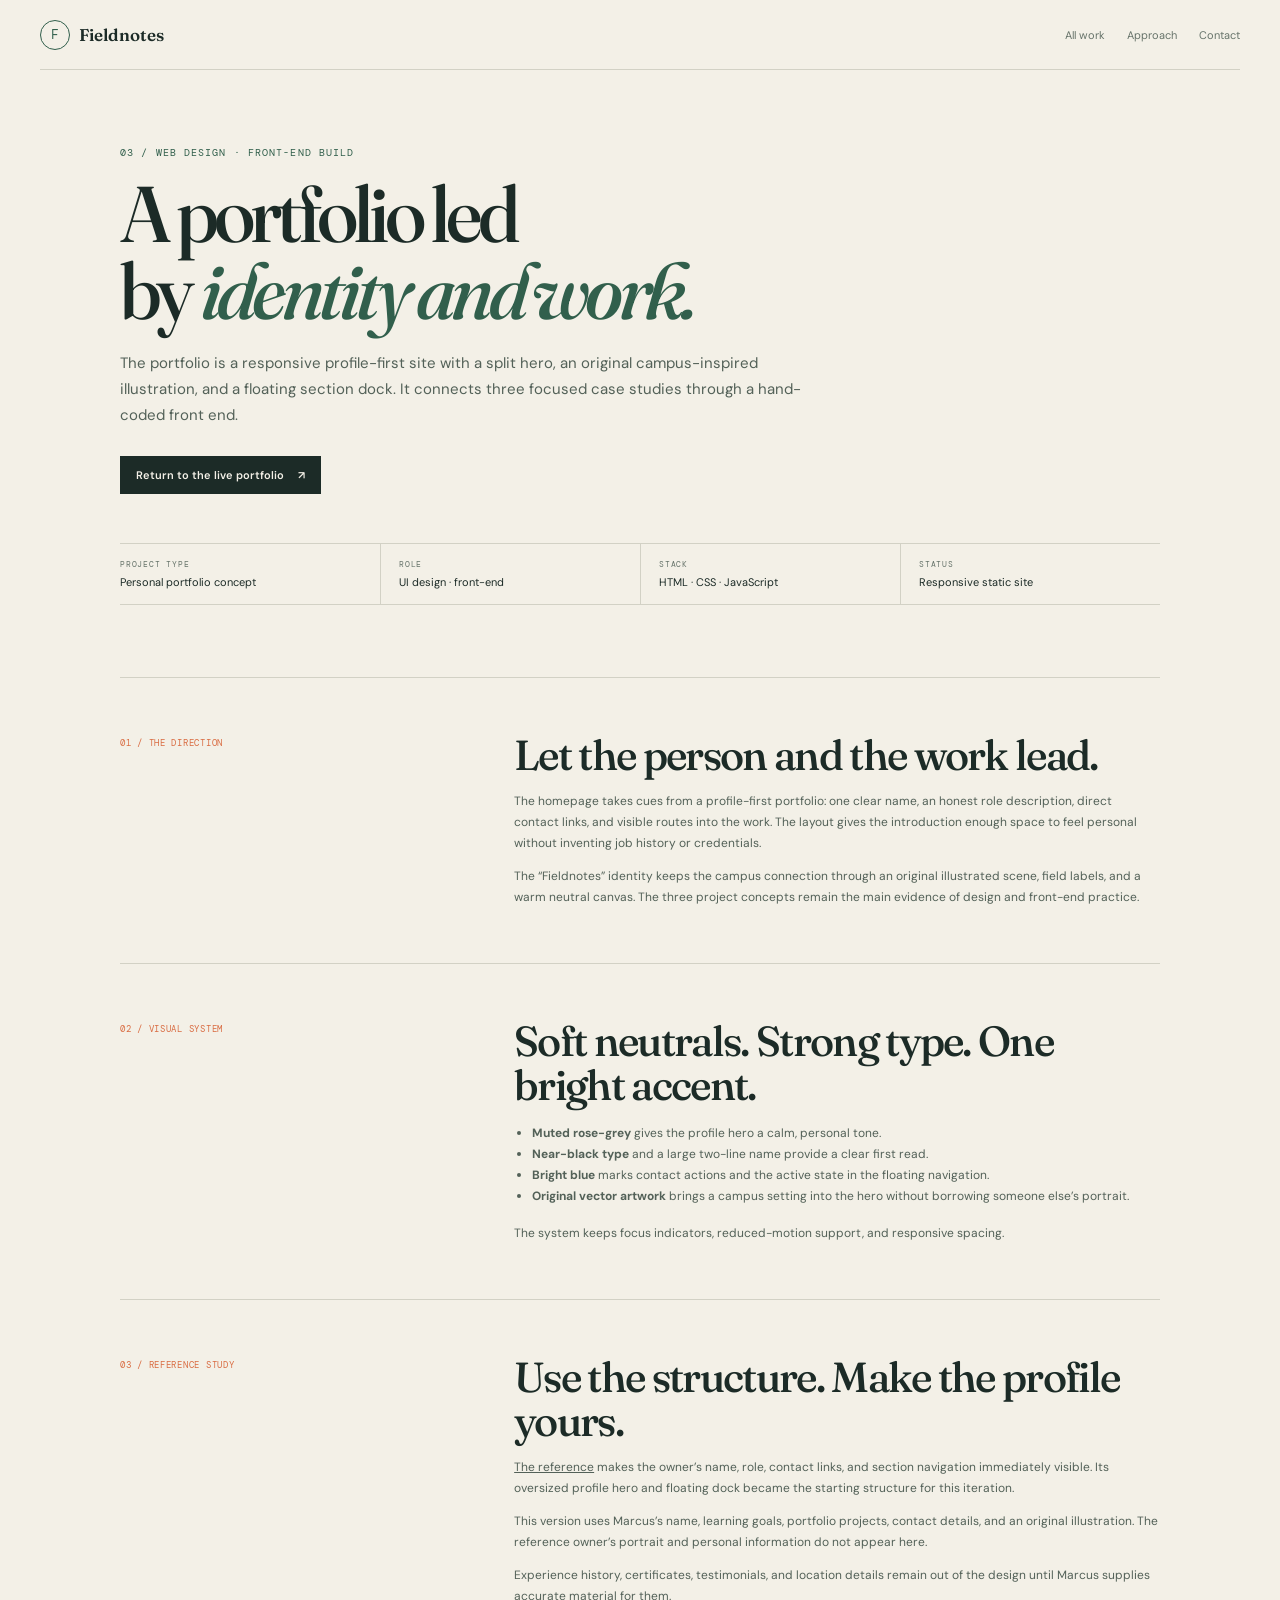
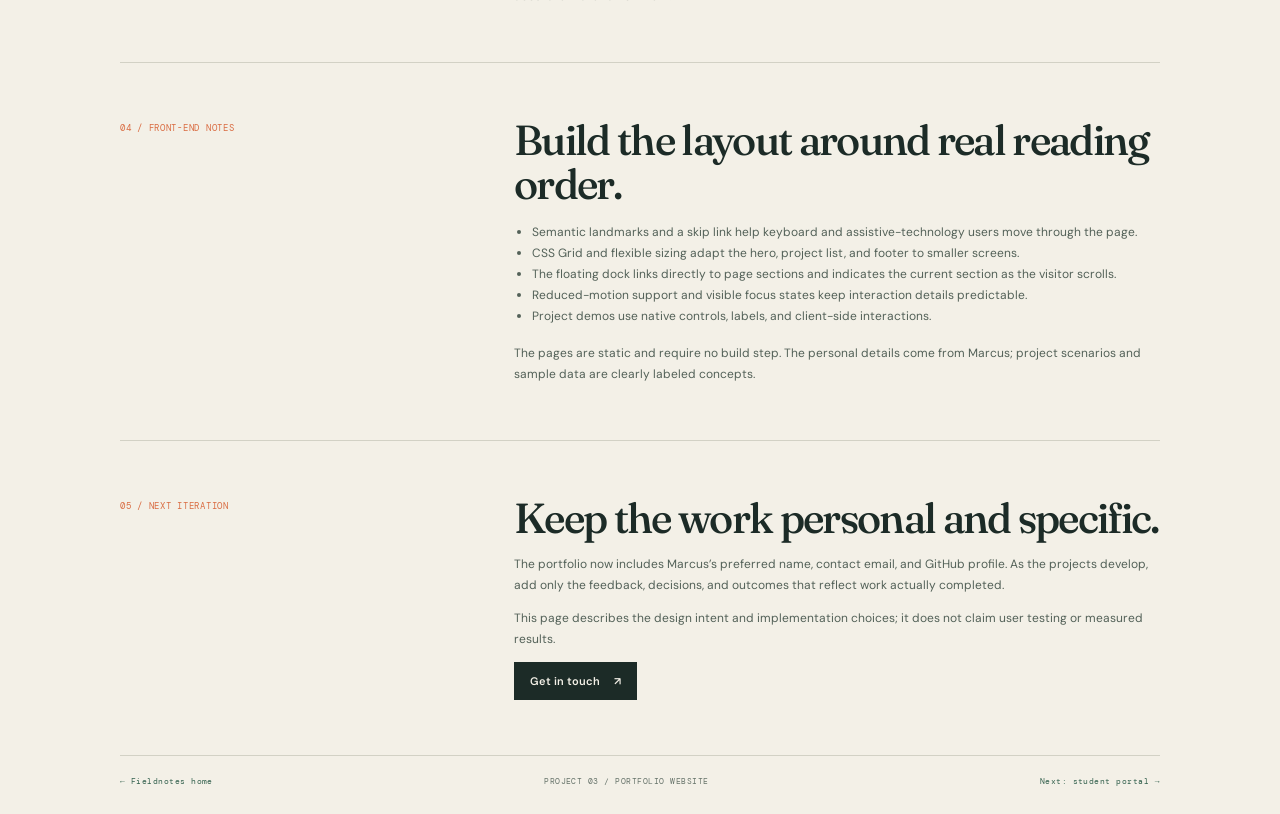
<file: portfolio-case-study.html>
<!doctype html>
<html lang="en">
  <head>
    <meta charset="utf-8">
    <meta name="viewport" content="width=device-width, initial-scale=1">
    <meta name="description" content="The visual direction and front-end decisions behind Marcus Andrew Nicolas's profile-first portfolio.">
    <title>Portfolio Website — Fieldnotes</title>
    <link rel="preconnect" href="https://fonts.googleapis.com">
    <link rel="preconnect" href="https://fonts.gstatic.com" crossorigin>
    <link href="https://fonts.googleapis.com/css2?family=DM+Mono:wght@400;500&family=DM+Sans:wght@400;500;600;700&family=Fraunces:opsz,wght@9..144,500;9..144,600&display=swap" rel="stylesheet">
    <link rel="stylesheet" href="projects.css">
  </head>
  <body>
    <a class="skip-link" href="#main">Skip to content</a>
    <header class="project-header"><a class="project-brand" href="index.html"><span class="brand-mark">F</span> Fieldnotes</a><nav aria-label="Project navigation"><a href="index.html#work">All work</a><a href="index.html#approach">Approach</a><a href="index.html#contact">Contact</a></nav></header>
    <main id="main">
      <section class="project-wrap project-hero">
        <p class="project-eyebrow">03 / WEB DESIGN · FRONT-END BUILD</p>
        <h1>A portfolio led<br>by <em>identity and work.</em></h1>
        <p class="project-lede">The portfolio is a responsive profile-first site with a split hero, an original campus-inspired illustration, and a floating section dock. It connects three focused case studies through a hand-coded front end.</p>
        <div class="project-actions"><a class="project-button" href="index.html">Return to the live portfolio <span aria-hidden="true">↗</span></a></div>
        <dl class="project-meta"><div><dt>PROJECT TYPE</dt><dd>Personal portfolio concept</dd></div><div><dt>ROLE</dt><dd>UI design · front-end</dd></div><div><dt>STACK</dt><dd>HTML · CSS · JavaScript</dd></div><div><dt>STATUS</dt><dd>Responsive static site</dd></div></dl>
      </section>
      <section class="project-wrap case-section"><div class="case-grid"><p class="case-label">01 / THE DIRECTION</p><div class="case-copy"><h2>Let the person and the work lead.</h2><p>The homepage takes cues from a profile-first portfolio: one clear name, an honest role description, direct contact links, and visible routes into the work. The layout gives the introduction enough space to feel personal without inventing job history or credentials.</p><p>The “Fieldnotes” identity keeps the campus connection through an original illustrated scene, field labels, and a warm neutral canvas. The three project concepts remain the main evidence of design and front-end practice.</p></div></div></section>
      <section class="project-wrap case-section"><div class="case-grid"><p class="case-label">02 / VISUAL SYSTEM</p><div class="case-copy"><h2>Soft neutrals. Strong type. One bright accent.</h2><ul><li><strong>Muted rose-grey</strong> gives the profile hero a calm, personal tone.</li><li><strong>Near-black type</strong> and a large two-line name provide a clear first read.</li><li><strong>Bright blue</strong> marks contact actions and the active state in the floating navigation.</li><li><strong>Original vector artwork</strong> brings a campus setting into the hero without borrowing someone else’s portrait.</li></ul><p>The system keeps focus indicators, reduced-motion support, and responsive spacing.</p></div></div></section>
      <section class="project-wrap case-section"><div class="case-grid"><p class="case-label">03 / REFERENCE STUDY</p><div class="case-copy"><h2>Use the structure. Make the profile yours.</h2><p><a href="https://jcdcocampo.pages.dev" target="_blank" rel="noreferrer">The reference</a> makes the owner’s name, role, contact links, and section navigation immediately visible. Its oversized profile hero and floating dock became the starting structure for this iteration.</p><p>This version uses Marcus’s name, learning goals, portfolio projects, contact details, and an original illustration. The reference owner’s portrait and personal information do not appear here.</p><p>Experience history, certificates, testimonials, and location details remain out of the design until Marcus supplies accurate material for them.</p></div></div></section>
      <section class="project-wrap case-section"><div class="case-grid"><p class="case-label">04 / FRONT-END NOTES</p><div class="case-copy"><h2>Build the layout around real reading order.</h2><ul><li>Semantic landmarks and a skip link help keyboard and assistive-technology users move through the page.</li><li>CSS Grid and flexible sizing adapt the hero, project list, and footer to smaller screens.</li><li>The floating dock links directly to page sections and indicates the current section as the visitor scrolls.</li><li>Reduced-motion support and visible focus states keep interaction details predictable.</li><li>Project demos use native controls, labels, and client-side interactions.</li></ul><p>The pages are static and require no build step. The personal details come from Marcus; project scenarios and sample data are clearly labeled concepts.</p></div></div></section>
      <section class="project-wrap case-section"><div class="case-grid"><p class="case-label">05 / NEXT ITERATION</p><div class="case-copy"><h2>Keep the work personal and specific.</h2><p>The portfolio now includes Marcus’s preferred name, contact email, and GitHub profile. As the projects develop, add only the feedback, decisions, and outcomes that reflect work actually completed.</p><p>This page describes the design intent and implementation choices; it does not claim user testing or measured results.</p><a class="project-button" href="index.html#contact">Get in touch <span aria-hidden="true">↗</span></a></div></div></section>
    </main>
    <footer class="project-wrap project-footer"><a href="index.html">← Fieldnotes home</a><span>PROJECT 03 / PORTFOLIO WEBSITE</span><a href="student-portal/index.html">Next: student portal →</a></footer>
  </body>
</html>
</file>
<file: styles.css>
:root {
  color-scheme: light;
  --paper: #f3f0e7;
  --paper-deep: #e8e4d8;
  --ink: #1c2b27;
  --ink-soft: #4c5c54;
  --muted: #778078;
  --line: #c9c9bb;
  --green: #315f4c;
  --green-deep: #24483a;
  --orange: #d96c42;
  --yellow: #e7bd55;
  --serif: "Fraunces", Georgia, serif;
  --sans: "DM Sans", Arial, sans-serif;
  --mono: "DM Mono", monospace;
  --wrap: 1240px;
}
:root[data-theme="dark"] {
  color-scheme: dark;
  --paper: #1d2823;
  --paper-deep: #27342e;
  --ink: #e8ebe1;
  --ink-soft: #c4cec3;
  --muted: #9ba99e;
  --line: #46554b;
  --green: #9ec9a7;
  --green-deep: #14241d;
  --orange: #f19a72;
  --yellow: #e7bd55;
}

* { box-sizing: border-box; }
html { scroll-behavior: smooth; scroll-padding-top: 86px; }
body { margin: 0; background: var(--paper); color: var(--ink); font-family: var(--sans); -webkit-font-smoothing: antialiased; }
a { color: inherit; }
button, a { -webkit-tap-highlight-color: transparent; }
:focus-visible { outline: 3px solid var(--orange); outline-offset: 4px; }
.skip-link { position: absolute; z-index: 100; top: 10px; left: 10px; transform: translateY(-150%); padding: 12px 16px; background: var(--ink); color: white; }
.skip-link:focus { transform: translateY(0); }
.section-wrap { width: min(var(--wrap), calc(100% - 64px)); margin-inline: auto; }
.site-header { height: 78px; width: min(1360px, calc(100% - 64px)); margin: 0 auto; display: flex; align-items: center; justify-content: space-between; border-bottom: 1px solid var(--line); position: relative; z-index: 5; }
.wordmark { display: inline-flex; align-items: center; gap: 10px; text-decoration: none; color: var(--ink); font-family: var(--serif); font-size: 19px; font-weight: 600; letter-spacing: -.035em; }
.wordmark small { display: block; margin-top: 2px; font: 9px var(--mono); letter-spacing: .08em; color: var(--muted); }
.wordmark-icon { width: 34px; height: 34px; display: grid; place-items: center; border: 1px solid var(--ink); border-radius: 50%; font: 600 18px var(--serif); }
.wordmark-icon span, .footer-mark span { color: var(--orange); }
.site-nav { display: flex; align-items: center; gap: clamp(20px, 3vw, 44px); }
.site-nav a { font-size: 12px; text-decoration: none; color: var(--ink-soft); transition: color .2s ease; }
.site-nav a:hover { color: var(--orange); }
.appearance-toggle { display: inline-flex; align-items: center; gap: 7px; padding: 7px 9px; border: 1px solid var(--line); border-radius: 2px; background: transparent; color: var(--ink-soft); font: 9px var(--mono); cursor: pointer; }
.appearance-toggle > span:first-child { color: var(--orange); font-size: 13px; }
.appearance-toggle:hover { border-color: var(--green); color: var(--green); }
.site-nav .nav-contact { color: var(--ink); border-bottom: 1px solid var(--ink); padding-bottom: 5px; }
.nav-contact span { margin-left: 5px; color: var(--orange); }
.menu-toggle { display: none; }

.hero { padding-top: clamp(60px, 8vw, 114px); display: grid; grid-template-columns: minmax(0, .95fr) minmax(410px, 1.05fr); gap: 7%; align-items: center; }
.eyebrow { margin: 0 0 18px; color: var(--green); font: 10px var(--mono); letter-spacing: .1em; line-height: 1.6; }
.status-dot { display: inline-block; width: 7px; height: 7px; margin: 0 8px 1px 0; border-radius: 50%; background: var(--orange); box-shadow: 0 0 0 4px rgba(217,108,66,.13); }
h1, h2, h3, p { margin-top: 0; }
.hero h1 { margin-bottom: 23px; font: 500 clamp(48px, 6.1vw, 82px)/.99 var(--serif); letter-spacing: -.065em; }
.hero h1 em, .approach-heading h2 em, .about-copy h2 em, .contact-wrap h2 em { color: var(--green); font-weight: 500; }
.hero-intro { max-width: 470px; margin-bottom: 28px; color: var(--ink-soft); font-size: 15px; line-height: 1.75; }
.role-chips { display: flex; flex-wrap: wrap; gap: 6px; max-width: 500px; margin: -8px 0 25px; padding: 0; list-style: none; }
.role-chips li { padding: 6px 8px; border: 1px solid #c9c9bb; color: #536157; font: 8px var(--mono); }
.hero-actions { display: flex; align-items: center; gap: 25px; }
.button { display: inline-flex; align-items: center; gap: 18px; padding: 14px 18px; border-radius: 2px; font-size: 12px; font-weight: 600; text-decoration: none; transition: transform .2s ease, background .2s ease; }
.button:hover { transform: translateY(-2px); }
.button-dark { background: var(--ink); color: var(--paper); }
.button-dark:hover { background: var(--green); }
.button span { color: var(--yellow); font-size: 17px; }
.text-link { font-size: 12px; font-weight: 600; text-decoration: none; }
.text-link span { color: var(--orange); margin-left: 4px; }
.hero-art { min-height: 408px; padding: 15px 18px 13px; background: #e8e5da; border: 1px solid #d0d0c3; position: relative; overflow: hidden; }
.art-topline, .art-bottomline { display: flex; justify-content: space-between; font: 8px var(--mono); letter-spacing: .08em; color: var(--muted); }
.map-grid { position: relative; height: 352px; background-image: linear-gradient(rgba(79,105,86,.055) 1px, transparent 1px), linear-gradient(90deg, rgba(79,105,86,.055) 1px, transparent 1px); background-size: 22px 22px; }
.route-map { position: absolute; inset: 0; width: 100%; height: 100%; overflow: visible; }
.route-map text { font: 8px var(--mono); fill: #66766b; letter-spacing: 1px; }
.map-road { fill: none; stroke: rgba(49,95,76,.17); stroke-width: 16; stroke-linecap: round; }
.road-two { stroke: var(--green); stroke-width: 2; stroke-dasharray: 2 8; }
.map-node { fill: var(--paper); stroke: var(--green); stroke-width: 3; }
.node-one, .node-five { fill: var(--orange); stroke: var(--paper); stroke-width: 4; }
.map-card { position: absolute; display: flex; flex-direction: column; background: var(--paper); border: 1px solid #c9c9bb; box-shadow: 5px 6px 0 rgba(28,43,39,.08); }
.card-note { left: 14%; top: 25%; width: 135px; min-height: 112px; padding: 13px; transform: rotate(-4deg); }
.card-note .card-index { margin-bottom: 13px; color: var(--orange); font: 8px var(--mono); }
.card-note > span:nth-child(2) { font: 500 16px/1.12 var(--serif); }
.card-note i { position: absolute; right: 12px; bottom: 9px; color: var(--green); font-size: 17px; font-style: normal; }
.card-screen { right: 10%; top: 34%; width: 126px; height: 100px; padding: 8px; transform: rotate(4deg); }
.mini-window-top { display: flex; gap: 3px; border-bottom: 1px solid var(--line); padding-bottom: 7px; }
.mini-window-top i { width: 4px; height: 4px; border-radius: 50%; background: #b9b9aa; }
.mini-sidebar { position: absolute; left: 8px; top: 26px; bottom: 8px; width: 17px; background: #e2e7dc; }
.mini-title { position: absolute; left: 33px; top: 28px; width: 55px; height: 5px; background: var(--green); }
.mini-block { position: absolute; left: 33px; top: 41px; width: 74px; height: 20px; background: #e9e6db; border-left: 3px solid var(--orange); }
.mini-block.short { top: 67px; width: 60px; height: 13px; border-left-color: var(--green); }
.map-stamp { position: absolute; right: 6%; bottom: 4%; width: 68px; height: 68px; border: 1px solid var(--orange); border-radius: 50%; display: grid; place-content: center; text-align: center; color: var(--orange); font: 8px/1.5 var(--mono); letter-spacing: .08em; transform: rotate(12deg); }
.art-bottomline { padding-top: 3px; }
.hero-footnote { grid-column: 1 / -1; border-top: 1px solid var(--line); margin-top: 50px; padding: 13px 0 0; display: flex; justify-content: space-between; color: var(--muted); font: 8px var(--mono); letter-spacing: .08em; }

.work-section { padding-top: clamp(96px, 12vw, 164px); padding-bottom: clamp(90px, 12vw, 152px); }
.section-heading { display: flex; justify-content: space-between; align-items: end; padding-bottom: 30px; border-bottom: 1px solid var(--line); }
.section-heading .eyebrow { margin-bottom: 11px; }
.section-heading h2, .approach-heading h2, .about-copy h2, .contact-wrap h2 { margin: 0; font: 500 clamp(38px, 4.6vw, 59px)/1.04 var(--serif); letter-spacing: -.055em; }
.heading-period { color: var(--orange); }
.section-heading > p { max-width: 280px; margin: 0 0 5px; color: var(--ink-soft); font-size: 13px; line-height: 1.7; }
.project-card { display: grid; grid-template-columns: minmax(0, 1.08fr) minmax(340px, .92fr); gap: 0 6%; padding: 31px 0 52px; border-bottom: 1px solid var(--line); }
.project-visual { min-height: 340px; display: block; position: relative; overflow: hidden; text-decoration: none; }
.visual-label, .visual-corner { position: absolute; z-index: 2; font: 8px var(--mono); letter-spacing: .1em; }
.visual-label { left: 18px; top: 17px; color: var(--ink-soft); }
.visual-corner { right: 15px; bottom: 13px; color: var(--ink-soft); }
.student-visual { background: #dbe3d6; }
.portal-mock { position: absolute; top: 64px; left: 8%; width: 84%; height: 220px; display: flex; background: #f9f8f2; box-shadow: 0 15px 35px rgba(26,49,38,.13); transform: rotate(-1deg); transition: transform .35s ease; }
.project-visual:hover .portal-mock { transform: rotate(0) translateY(-4px); }
.portal-side { width: 48px; padding: 14px 10px; display: flex; flex-direction: column; align-items: center; gap: 15px; background: #24483a; }
.portal-side b { color: white; font: 15px var(--serif); }
.portal-side i { width: 11px; height: 11px; border: 1px solid rgba(255,255,255,.55); border-radius: 3px; }
.portal-side i:first-of-type { background: #e7bd55; border-color: #e7bd55; }
.portal-main { flex: 1; padding: 19px; }
.portal-welcome { display: flex; flex-direction: column; margin-bottom: 16px; }
.portal-welcome > span, .portal-card small { color: #68766b; font: 7px var(--mono); letter-spacing: .05em; }
.portal-welcome b { margin: 5px 0 2px; font: 500 20px var(--serif); }
.portal-welcome small { color: #899087; font-size: 8px; }
.portal-cards { display: grid; grid-template-columns: 1.3fr 1fr; gap: 9px; }
.portal-card { height: 87px; padding: 10px; display: flex; flex-direction: column; background: #f0f1e9; border: 1px solid #dfe2d7; }
.portal-card.next { background: #e6eee5; border-left: 3px solid var(--green); }
.portal-card.due { background: #f5ecda; border-left: 3px solid var(--orange); }
.portal-card b { margin: 4px 0 2px; font: 500 17px var(--serif); }
.portal-card span { color: #68766b; font-size: 7px; }
.portal-notice { display: flex; align-items: center; gap: 8px; margin-top: 10px; padding: 8px 9px; border: 1px solid #e3e1d7; color: #59685c; font-size: 7px; }
.portal-notice i { width: 6px; height: 6px; border-radius: 50%; background: var(--orange); }
.portal-notice b { margin-left: auto; font-size: 10px; }
.booking-visual { background: #e3daca; }
.phone-mock { position: absolute; left: 50%; top: 40px; width: 185px; height: 292px; padding: 15px 15px 12px; border: 5px solid #25342d; border-radius: 25px; background: #faf9f3; box-shadow: 0 16px 32px rgba(40,44,35,.2); transform: translateX(-50%) rotate(2deg); transition: transform .35s ease; }
.project-visual:hover .phone-mock { transform: translateX(-50%) rotate(0) translateY(-4px); }
.phone-notch { position: absolute; left: 50%; top: 4px; width: 43px; height: 7px; background: #25342d; border-radius: 0 0 6px 6px; transform: translateX(-50%); }
.phone-status { display: flex; justify-content: space-between; font: 6px var(--mono); margin: 1px 0 12px; }
.phone-appmark { color: var(--green); font: 8px var(--mono); }
.phone-greeting { margin: 8px 0 10px; font: 500 19px/.96 var(--serif); letter-spacing: -.04em; }
.phone-greeting em { color: var(--green); }
.phone-doctor { display: flex; align-items: center; gap: 6px; padding: 7px; background: #f0f0e7; }
.doctor-avatar { width: 25px; height: 25px; display: grid; place-items: center; border-radius: 50%; background: #d6e2d4; color: var(--green); font: 7px var(--mono); }
.phone-doctor b, .phone-doctor small { display: block; font-size: 7px; }
.phone-doctor small { margin-top: 2px; color: #72796e; font-size: 6px; }
.rating { margin-left: auto; align-self: flex-start; color: #ad7628; font-size: 7px; }
.phone-date-label { margin: 10px 0 6px; color: #798075; font: 6px var(--mono); }
.phone-times { display: grid; grid-template-columns: repeat(4, 1fr); gap: 4px; }
.phone-times span, .phone-times b { padding: 6px 0; text-align: center; border: 1px solid #d9ddd3; font: 6px var(--mono); }
.phone-times b { background: var(--green); color: white; border-color: var(--green); }
.phone-cta { display: flex; justify-content: space-between; padding: 8px 9px; margin-top: 12px; background: var(--green); color: white; font-size: 7px; }
.portfolio-visual { background: #d8ddd2; }
.portfolio-collage { position: absolute; inset: 60px 12%; display: grid; place-items: center; }
.collage-sheet { position: absolute; width: 170px; height: 210px; padding: 20px; display: flex; flex-direction: column; justify-content: space-between; box-shadow: 0 12px 27px rgba(26,49,38,.15); }
.sheet-back { background: var(--orange); color: #f8f4e8; transform: translate(-25px, 2px) rotate(-11deg); }
.sheet-back span { font: 500 28px/.92 var(--serif); }
.sheet-back i { align-self: flex-end; font-size: 28px; font-style: normal; }
.sheet-front { background: var(--paper); transform: translate(30px, -7px) rotate(7deg); }
.sheet-front small, .sheet-front > span { color: #66766b; font: 7px var(--mono); letter-spacing: .08em; }
.sheet-front b { font: 500 25px/.95 var(--serif); letter-spacing: -.04em; }
.collage-route { position: absolute; right: 12%; top: 17%; color: var(--green); font-size: 38px; transform: rotate(20deg); }
.project-info { display: grid; grid-template-columns: 32px 1fr 42px; gap: 16px; padding: 30px 0 0; align-items: start; }
.project-number { padding-top: 3px; color: var(--orange); font: 11px var(--mono); }
.project-summary .eyebrow { margin-bottom: 9px; font-size: 8px; }
.project-summary h3 { margin-bottom: 10px; font: 500 clamp(24px, 2.5vw, 31px)/1.1 var(--serif); letter-spacing: -.045em; }
.project-summary h3 a { text-decoration: none; }
.project-summary h3 a:hover { color: var(--green); }
.project-summary > p:not(.eyebrow) { max-width: 470px; margin-bottom: 17px; color: var(--ink-soft); font-size: 12px; line-height: 1.65; }
.tag-row { display: flex; flex-wrap: wrap; gap: 6px; }
.tag-row span { padding: 6px 8px; border: 1px solid #c8cbbf; border-radius: 2px; color: #536157; font: 8px var(--mono); }
.round-link { width: 38px; height: 38px; display: grid; place-items: center; border: 1px solid var(--line); border-radius: 50%; color: var(--green); font-size: 18px; text-decoration: none; transition: background .2s ease, color .2s ease; }
.round-link:hover { background: var(--green); color: white; }

.approach-section { background: var(--green-deep); color: var(--paper); padding: clamp(75px, 10vw, 130px) 0; }
.approach-wrap { display: grid; grid-template-columns: .85fr 1.15fr; gap: 10%; }
.approach-heading .eyebrow { color: #c4d0bd; }
.approach-heading h2 { margin-bottom: 21px; }
.approach-heading h2 em { color: var(--yellow); }
.approach-heading > p:last-child { max-width: 340px; color: #d1d7cb; font-size: 13px; line-height: 1.7; }
.process-list { list-style: none; margin: 0; padding: 0; }
.process-list li { display: grid; grid-template-columns: 36px 1fr 30px; gap: 18px; align-items: center; padding: 18px 0; border-bottom: 1px solid rgba(244,241,231,.24); }
.process-list li:first-child { border-top: 1px solid rgba(244,241,231,.24); }
.process-no { align-self: start; padding-top: 4px; color: var(--yellow); font: 9px var(--mono); }
.process-list h3 { margin: 0 0 3px; font: 500 20px var(--serif); }
.process-list p { margin: 0; max-width: 440px; color: #d1d7cb; font-size: 11px; line-height: 1.55; }
.process-mark { color: #c9d6c5; text-align: right; font: 20px var(--serif); }

.about-section { padding-top: clamp(90px, 13vw, 170px); padding-bottom: clamp(90px, 13vw, 170px); display: grid; grid-template-columns: .65fr 1.35fr; gap: 7%; align-items: center; }
.about-stamp { width: 205px; height: 205px; display: grid; place-content: center; gap: 7px; justify-self: center; border: 1px solid var(--green); border-radius: 50%; text-align: center; color: var(--green); transform: rotate(-11deg); }
.about-stamp span { font: 9px/1.5 var(--mono); letter-spacing: .12em; }
.about-stamp b { font: 30px var(--serif); font-weight: 400; }
.about-copy .eyebrow { margin-bottom: 12px; }
.about-copy h2 { margin-bottom: 21px; }
.about-copy > p:not(.eyebrow) { max-width: 650px; color: var(--ink-soft); font-size: 13px; line-height: 1.75; }
.skill-stamps { display: flex; flex-wrap: wrap; gap: 8px; margin-top: 25px; }
.skill-stamps span { padding: 8px 11px; border: 1px solid var(--line); color: var(--green); font: 8px var(--mono); letter-spacing: .05em; }
.about-questions { max-width: 700px; margin-top: 36px; }
.about-questions .eyebrow { margin-bottom: 10px; }
.about-questions details { border-top: 1px solid var(--line); }
.about-questions details:last-child { border-bottom: 1px solid var(--line); }
.about-questions summary { display: flex; justify-content: space-between; align-items: center; gap: 18px; padding: 14px 0; color: var(--ink); font: 500 16px var(--serif); cursor: pointer; list-style: none; }
.about-questions summary::-webkit-details-marker { display: none; }
.about-questions summary::after { content: "+"; color: var(--orange); font: 17px var(--mono); }
.about-questions details[open] summary::after { content: "−"; }
.about-questions details > p { max-width: 600px; margin: -3px 30px 15px 0; color: var(--ink-soft); font-size: 11px; line-height: 1.7; }
.contact-section { background: var(--paper-deep); padding: clamp(70px, 10vw, 125px) 0; }
.contact-wrap { display: flex; justify-content: space-between; align-items: center; gap: 35px; }
.contact-wrap .eyebrow { margin-bottom: 13px; }
.contact-wrap h2 { margin-bottom: 18px; }
.contact-wrap h2 em { color: var(--orange); }
.contact-note { max-width: 480px; margin: 0; color: var(--ink-soft); font-size: 12px; line-height: 1.7; }
.contact-links { display: flex; flex-wrap: wrap; gap: 18px; margin-top: 19px; }
.contact-links a { color: var(--green); font-size: 11px; font-weight: 600; text-decoration-thickness: 1px; text-underline-offset: 4px; }
.contact-orbit { flex: 0 0 150px; width: 150px; height: 150px; display: grid; place-content: center; position: relative; border: 1px solid var(--green); border-radius: 50%; text-align: center; color: var(--green); font: 10px/1.5 var(--mono); letter-spacing: .08em; text-decoration: none; transition: background .25s ease, color .25s ease, transform .25s ease; }
.contact-orbit::before { content: ""; position: absolute; inset: 8px; border: 1px dashed #99a698; border-radius: 50%; }
.contact-orbit span { font-size: 18px; color: var(--orange); }
.contact-orbit:hover { background: var(--green); color: white; transform: rotate(5deg); }
.contact-orbit:hover span { color: var(--yellow); }
.site-footer { width: min(1360px, calc(100% - 64px)); min-height: 70px; margin: auto; display: flex; align-items: center; justify-content: space-between; gap: 20px; color: var(--muted); font: 8px var(--mono); letter-spacing: .06em; }
.site-footer a { color: var(--green); text-decoration: none; }
.footer-mark { font: 600 21px var(--serif); }

:root[data-theme="dark"] .hero-art { background: #27362e; border-color: var(--line); }
:root[data-theme="dark"] .map-grid { background-image: linear-gradient(rgba(158,201,167,.07) 1px, transparent 1px), linear-gradient(90deg, rgba(158,201,167,.07) 1px, transparent 1px); }
:root[data-theme="dark"] .map-road { stroke: rgba(158,201,167,.18); }
:root[data-theme="dark"] .road-two { stroke: var(--green); }
:root[data-theme="dark"] .map-card { background: #202e27; border-color: var(--line); box-shadow: 5px 6px 0 rgba(0,0,0,.18); }
:root[data-theme="dark"] .card-screen { background: #202e27; }
:root[data-theme="dark"] .mini-sidebar { background: #32483a; }
:root[data-theme="dark"] .mini-title { background: var(--green); }
:root[data-theme="dark"] .mini-block { background: #34443a; }
:root[data-theme="dark"] .student-visual { background: #26372d; }
:root[data-theme="dark"] .booking-visual { background: #37342d; }
:root[data-theme="dark"] .portfolio-visual { background: #27332d; }
:root[data-theme="dark"] .tag-row span, :root[data-theme="dark"] .skill-stamps span, :root[data-theme="dark"] .role-chips li { border-color: var(--line); color: var(--ink-soft); }
:root[data-theme="dark"] .contact-orbit::before { border-color: #687a6e; }

@media (max-width: 900px) {
  .hero { grid-template-columns: 1fr 1fr; gap: 5%; }
  .hero h1 { font-size: clamp(46px, 6.8vw, 66px); }
  .hero-art { min-height: 350px; }
  .map-grid { height: 296px; }
  .project-card { grid-template-columns: 1fr; }
  .project-visual { min-height: 370px; }
  .project-info { padding-bottom: 0; }
  .approach-wrap { grid-template-columns: 1fr 1.2fr; gap: 6%; }
}
@media (max-width: 650px) {
  html { scroll-padding-top: 70px; }
  .section-wrap, .site-header, .site-footer { width: calc(100% - 40px); }
  .site-header { height: 66px; }
  .menu-toggle { display: inline-flex; align-items: center; gap: 8px; padding: 9px 0 9px 12px; border: 0; background: none; color: var(--ink); font: 10px var(--mono); }
  .menu-glyph { color: var(--green); font-size: 16px; }
  .site-nav { display: none; position: absolute; top: 65px; left: -20px; right: -20px; padding: 18px 20px 22px; background: var(--paper); border-bottom: 1px solid var(--line); box-shadow: 0 12px 20px rgba(28,43,39,.07); flex-direction: column; align-items: stretch; gap: 0; }
  .site-nav.is-open { display: flex; }
  .site-nav a { padding: 13px 0; border-bottom: 1px solid #d8d8cd; }
  .site-nav .nav-contact { border-bottom: 0; }
  .appearance-toggle { align-self: flex-start; margin: 10px 0; }
  :root[data-theme="dark"] .site-nav { background: var(--paper); border-color: var(--line); }
  :root[data-theme="dark"] .site-nav a { border-color: var(--line); }
  .hero { grid-template-columns: 1fr; padding-top: 58px; gap: 35px; }
  .hero h1 { font-size: clamp(48px, 13vw, 68px); }
  .hero-intro { font-size: 14px; }
  .hero-art { min-height: 345px; }
  .map-grid { height: 292px; }
  .hero-footnote { margin-top: 31px; gap: 20px; font-size: 7px; }
  .hero-footnote span:last-child { text-align: right; }
  .work-section { padding-top: 93px; padding-bottom: 90px; }
  .section-heading { align-items: start; flex-direction: column; gap: 15px; }
  .section-heading > p { max-width: 330px; }
  .project-card { padding-top: 22px; padding-bottom: 37px; }
  .project-visual { min-height: 310px; }
  .portal-mock { top: 66px; left: 6%; width: 88%; height: 203px; }
  .portal-main { padding: 14px; }
  .portal-welcome b { font-size: 17px; }
  .portal-cards { grid-template-columns: 1.2fr 1fr; }
  .portal-card { height: 78px; padding: 7px; }
  .portal-card span { font-size: 6px; }
  .phone-mock { top: 27px; }
  .project-info { grid-template-columns: 25px 1fr 35px; gap: 9px; padding-top: 23px; }
  .project-summary h3 { font-size: 26px; }
  .round-link { width: 33px; height: 33px; }
  .approach-wrap { grid-template-columns: 1fr; gap: 38px; }
  .approach-heading h2 { font-size: 48px; }
  .process-list li { grid-template-columns: 27px 1fr 24px; gap: 12px; }
  .about-section { grid-template-columns: 1fr; gap: 38px; padding-top: 87px; padding-bottom: 92px; }
  .about-stamp { width: 145px; height: 145px; justify-self: start; margin-left: 10px; }
  .about-copy h2 { font-size: 45px; }
  .contact-wrap { align-items: start; flex-direction: column; }
  .contact-wrap h2 { font-size: 47px; }
  .contact-orbit { align-self: end; width: 120px; height: 120px; flex-basis: 120px; margin-top: 3px; }
  .site-footer { min-height: 92px; display: grid; grid-template-columns: auto 1fr; gap: 4px 12px; padding: 14px 0; }
  .site-footer > span:nth-child(2) { align-self: center; }
  .site-footer > span:nth-child(3) { grid-column: 2; grid-row: 2; }
  .site-footer > a:last-child { grid-column: 2; grid-row: 3; }
}
@media (prefers-reduced-motion: reduce) {
  *, *::before, *::after { scroll-behavior: auto !important; animation-duration: .01ms !important; animation-iteration-count: 1 !important; transition-duration: .01ms !important; }
}

/* Profile-first landing page, inspired by Marcus's reference. */
:root {
  --paper: #f1edee;
  --paper-deep: #e6e0e1;
  --ink: #171819;
  --ink-soft: #55575b;
  --muted: #777a80;
  --line: #d4d0d1;
  --green: #315b49;
  --green-deep: #243a31;
  --orange: #347ef0;
  --yellow: #edb879;
}
html { scroll-padding-top: 20px; }
body { padding-bottom: 100px; background: var(--paper); }
.site-header--compact {
  width: 100%;
  height: 76px;
  padding-inline: clamp(20px, 4.5vw, 72px);
  border-bottom: 1px solid rgba(35, 37, 39, .12);
}
.site-header--compact .wordmark { font-family: var(--sans); font-size: 16px; letter-spacing: -.04em; }
.site-header--compact .wordmark-icon { width: 38px; height: 38px; font-family: var(--sans); font-weight: 700; }
.topbar-note { display: flex; gap: 24px; margin: 0; color: var(--muted); font: 9px var(--mono); letter-spacing: .08em; }
.topbar-link { color: var(--ink); font: 9px var(--mono); letter-spacing: .08em; text-decoration: none; }
.topbar-link span { margin-left: 8px; color: var(--orange); font-size: 15px; }
.profile-hero {
  width: 100%;
  max-width: 1600px;
  min-height: min(780px, calc(100svh - 76px));
  margin: 0 auto;
  padding: 0;
  display: grid;
  grid-template-columns: minmax(0, 1fr) minmax(0, 1fr);
  gap: 0;
  align-items: stretch;
}
.profile-art {
  position: relative;
  min-height: 600px;
  overflow: hidden;
  background: var(--paper-deep);
  border: 0;
}
.profile-illustration { display: block; width: 100%; height: 100%; min-height: 600px; object-fit: cover; }
.profile-art-label {
  position: absolute;
  left: clamp(20px, 3vw, 42px);
  right: clamp(20px, 3vw, 42px);
  bottom: 24px;
  display: flex;
  justify-content: space-between;
  gap: 16px;
  color: #f6f1e9;
  font: 8px var(--mono);
  letter-spacing: .09em;
  text-shadow: 0 1px 5px rgba(0,0,0,.35);
}
.profile-art-seal {
  position: absolute;
  top: 24px;
  right: 24px;
  width: 54px;
  height: 54px;
  display: grid;
  place-items: center;
  border: 1px solid rgba(255,255,255,.72);
  border-radius: 50%;
  color: white;
  background: rgba(30, 47, 40, .12);
  backdrop-filter: blur(8px);
  font: 600 23px var(--serif);
}
.profile-art-seal span { color: #efad76; }
.profile-copy {
  align-self: center;
  padding: clamp(38px, 6.4vw, 96px) clamp(28px, 7vw, 108px);
}
.profile-copy .eyebrow { margin-bottom: 24px; color: #60666a; font-size: 9px; letter-spacing: .11em; }
.profile-copy .status-dot { background: var(--orange); box-shadow: 0 0 0 4px rgba(52,126,240,.12); }
.profile-copy h1 {
  margin: 0 0 23px;
  color: #151618;
  font: 700 clamp(52px, 6vw, 92px)/.9 var(--sans);
  letter-spacing: -.075em;
}
.profile-copy h1 span { color: #151618; }
.profile-role { margin: 0 0 23px; color: #5b5d62; font-size: 14px; font-weight: 700; line-height: 1.5; }
.profile-role span { padding-inline: 3px; color: var(--orange); }
.profile-copy .hero-intro { max-width: 440px; margin-bottom: 22px; color: #55575b; font-size: 14px; line-height: 1.75; }
.profile-location { display: flex; flex-wrap: wrap; align-items: center; gap: 8px; margin: 0 0 26px; color: #73767b; font-size: 11px; font-weight: 600; }
.profile-location > span:first-child { color: var(--orange); font-size: 17px; }
.profile-divider { color: #b7b2b1; }
.profile-links { display: flex; align-items: center; gap: 11px; }
.profile-email {
  min-height: 40px;
  padding: 0 18px;
  display: inline-flex;
  align-items: center;
  gap: 15px;
  border-radius: 999px;
  color: white;
  background: var(--orange);
  font-size: 11px;
  font-weight: 700;
  text-decoration: none;
  transition: transform .2s ease, box-shadow .2s ease;
}
.profile-email:hover { transform: translateY(-2px); box-shadow: 0 8px 18px rgba(52,126,240,.24); }
.profile-email span { font-size: 15px; }
.profile-social {
  width: 40px;
  height: 40px;
  display: grid;
  place-items: center;
  border: 1.5px solid var(--orange);
  border-radius: 50%;
  color: var(--orange);
  font: 700 11px var(--mono);
  text-decoration: none;
  transition: color .2s ease, background .2s ease;
}
.profile-social:hover { color: white; background: var(--orange); }
.profile-bottom-note {
  max-width: 460px;
  display: flex;
  flex-wrap: wrap;
  gap: 9px 15px;
  margin-top: 38px;
  padding-top: 16px;
  border-top: 1px solid rgba(35,37,39,.15);
  color: #74767a;
  font: 8px var(--mono);
  letter-spacing: .055em;
}
.profile-bottom-note span + span::before { content: "·"; margin-right: 15px; color: var(--orange); }
.floating-dock {
  position: fixed;
  z-index: 50;
  left: 50%;
  bottom: max(16px, env(safe-area-inset-bottom));
  transform: translateX(-50%);
  display: flex;
  gap: 4px;
  padding: 7px;
  border: 1px solid rgba(255,255,255,.8);
  border-radius: 999px;
  background: rgba(255,255,255,.83);
  box-shadow: 0 10px 35px rgba(30,30,34,.16);
  backdrop-filter: blur(18px);
  -webkit-backdrop-filter: blur(18px);
}
.dock-link {
  min-width: 70px;
  padding: 3px 9px 5px;
  display: grid;
  justify-items: center;
  gap: 2px;
  border-radius: 999px;
  color: #232427;
  font-size: 9px;
  font-weight: 600;
  text-decoration: none;
  transition: background .2s ease, color .2s ease, transform .2s ease;
}
.dock-link:hover { transform: translateY(-2px); }
.dock-icon { width: 30px; height: 30px; display: grid; place-items: center; border-radius: 50%; font-size: 19px; line-height: 1; }
.dock-link.is-active { color: #171819; }
.dock-link.is-active .dock-icon { color: white; background: var(--orange); }
.dock-link:focus-visible { outline-offset: 1px; }
.work-section { padding-top: clamp(80px, 10vw, 132px); }
.section-heading h2, .approach-heading h2, .about-copy h2, .contact-wrap h2 { font-family: var(--sans); font-weight: 700; letter-spacing: -.06em; }
.section-heading h2 { font-size: clamp(40px, 5.4vw, 70px); }
.project-card { border-top-color: var(--line); }
.contact-section { background: #e7e0e2; }
.contact-wrap h2 em { color: var(--orange); }

@media (max-width: 900px) {
  .profile-copy { padding-inline: clamp(28px, 5vw, 52px); }
  .profile-copy h1 { font-size: clamp(50px, 7.2vw, 68px); }
  .profile-art, .profile-illustration { min-height: 540px; }
}
@media (max-width: 650px) {
  body { padding-bottom: 92px; }
  .site-header--compact { height: 62px; padding-inline: 18px; }
  .site-header--compact .wordmark { font-size: 14px; }
  .site-header--compact .wordmark-icon { width: 32px; height: 32px; }
  .topbar-note { display: none; }
  .topbar-link { font-size: 8px; }
  .profile-hero { min-height: 0; grid-template-columns: 1fr; }
  .profile-art { min-height: 0; height: clamp(260px, 44svh, 390px); }
  .profile-illustration { min-height: 0; height: 100%; object-position: center 42%; }
  .profile-art-label { bottom: 17px; font-size: 7px; }
  .profile-art-seal { top: 15px; right: 15px; width: 42px; height: 42px; }
  .profile-copy { padding: 36px 22px 46px; }
  .profile-copy .eyebrow { margin-bottom: 16px; font-size: 8px; }
  .profile-copy h1 { margin-bottom: 17px; font-size: clamp(48px, 12vw, 68px); }
  .profile-role { margin-bottom: 14px; font-size: 12px; }
  .profile-copy .hero-intro { font-size: 13px; }
  .profile-location { font-size: 10px; }
  .profile-bottom-note { gap: 8px 10px; margin-top: 26px; font-size: 7px; }
  .profile-bottom-note span + span::before { margin-right: 10px; }
  .floating-dock { width: calc(100% - 24px); justify-content: space-between; bottom: max(10px, env(safe-area-inset-bottom)); padding: 5px; }
  .dock-link { min-width: 0; flex: 1; padding: 3px 2px 4px; font-size: 8px; }
  .dock-icon { width: 27px; height: 27px; font-size: 17px; }
  .section-heading h2 { font-size: 44px; }
  .site-footer { padding-bottom: 10px; }
}
</file>
<file: projects.css>
:root {
  --paper: #f3f0e7;
  --paper-2: #faf9f3;
  --ink: #1c2b27;
  --muted: #66736a;
  --line: #d2d1c5;
  --green: #315f4c;
  --green-pale: #e5ede2;
  --orange: #d96c42;
  --warm: #f4ebd9;
  --serif: "Fraunces", Georgia, serif;
  --sans: "DM Sans", Arial, sans-serif;
  --mono: "DM Mono", monospace;
}
* { box-sizing: border-box; }
[hidden] { display: none !important; }
html { scroll-behavior: smooth; scroll-padding-top: 80px; }
body { margin: 0; background: var(--paper); color: var(--ink); font-family: var(--sans); -webkit-font-smoothing: antialiased; }
a { color: inherit; }
:focus-visible { outline: 3px solid var(--orange); outline-offset: 3px; }
.skip-link { position: absolute; z-index: 20; left: 10px; top: 10px; transform: translateY(-150%); padding: 12px 15px; background: var(--ink); color: white; }
.skip-link:focus { transform: translateY(0); }
.project-header { width: min(1200px, calc(100% - 48px)); height: 70px; margin: auto; display: flex; justify-content: space-between; align-items: center; border-bottom: 1px solid var(--line); }
.project-brand { display: flex; align-items: center; gap: 9px; font: 600 17px var(--serif); text-decoration: none; }
.project-brand .brand-mark { width: 30px; height: 30px; display: grid; place-items: center; border: 1px solid var(--green); border-radius: 50%; color: var(--green); font: 13px var(--mono); }
.project-header nav { display: flex; align-items: center; gap: 22px; }
.project-header nav a { color: var(--muted); font-size: 11px; text-decoration: none; }
.project-header nav a:hover { color: var(--green); }
.project-wrap { width: min(1040px, calc(100% - 48px)); margin-inline: auto; }
.project-hero { padding: 76px 0 56px; }
.project-eyebrow { margin: 0 0 16px; color: var(--green); font: 10px var(--mono); letter-spacing: .11em; }
.project-hero h1 { max-width: 850px; margin: 0 0 20px; font: 500 clamp(44px, 7vw, 79px)/.98 var(--serif); letter-spacing: -.06em; }
.project-hero h1 em { color: var(--green); font-weight: 500; }
.project-lede { max-width: 700px; margin: 0; color: #536158; font-size: 15px; line-height: 1.75; }
.project-actions { display: flex; gap: 12px; flex-wrap: wrap; margin-top: 27px; }
.project-button { display: inline-flex; align-items: center; gap: 14px; padding: 12px 16px; background: var(--ink); color: var(--paper); font-size: 11px; font-weight: 600; text-decoration: none; }
.project-button:hover { background: var(--green); }
.project-button.secondary { background: transparent; color: var(--ink); border: 1px solid var(--line); }
.project-button.secondary:hover { background: var(--paper-2); }
.project-meta { display: grid; grid-template-columns: repeat(4, 1fr); margin-top: 49px; border-block: 1px solid var(--line); }
.project-meta div { padding: 15px 18px 15px 0; }
.project-meta div + div { padding-left: 18px; border-left: 1px solid var(--line); }
.project-meta dt { margin-bottom: 6px; color: var(--muted); font: 8px var(--mono); letter-spacing: .1em; }
.project-meta dd { margin: 0; font-size: 11px; }
.case-section { padding: 55px 0; border-top: 1px solid var(--line); }
.case-grid { display: grid; grid-template-columns: .65fr 1.35fr; gap: 8%; }
.case-label { margin: 4px 0; color: var(--orange); font: 9px var(--mono); letter-spacing: .08em; }
.case-copy h2 { margin: 0 0 14px; font: 500 clamp(30px, 4vw, 42px)/1.05 var(--serif); letter-spacing: -.04em; }
.case-copy p, .case-copy li { color: #536158; font-size: 12px; line-height: 1.75; }
.case-copy p:last-child { margin-bottom: 0; }
.case-copy ul { padding-left: 18px; }
.assumption-note { padding: 15px 17px; border-left: 3px solid var(--orange); background: var(--warm); color: #574f3e; font-size: 11px; line-height: 1.7; }
.assumption-note strong { color: var(--ink); }
.prototype-section { padding: 40px; margin: 25px 0 75px; background: #e6e8de; border: 1px solid #d3d7ca; }
.prototype-heading { display: flex; justify-content: space-between; align-items: end; gap: 20px; margin-bottom: 23px; }
.prototype-heading .project-eyebrow { margin-bottom: 8px; }
.prototype-heading h2 { margin: 0; font: 500 clamp(27px, 4vw, 40px) var(--serif); letter-spacing: -.04em; }
.prototype-heading > p { max-width: 270px; margin: 0; color: var(--muted); font-size: 10px; line-height: 1.6; }
.student-app { min-height: 570px; display: grid; grid-template-columns: 190px minmax(0, 1fr); background: var(--paper-2); border: 1px solid #d5d7cc; box-shadow: 0 14px 30px rgba(28,43,39,.08); }
.student-sidebar { padding: 20px 13px; background: #24483a; color: white; display: flex; flex-direction: column; }
.student-logo { display: flex; align-items: center; gap: 9px; padding: 0 8px 24px; font: 500 14px var(--serif); }
.student-logo span { width: 27px; height: 27px; display: grid; place-items: center; border: 1px solid rgba(255,255,255,.6); border-radius: 50%; font: 11px var(--mono); }
.student-nav { display: grid; gap: 4px; }
.student-nav a { display: flex; align-items: center; gap: 10px; padding: 10px 9px; border-radius: 3px; color: #d6e0d3; text-decoration: none; font-size: 10px; }
.student-nav a:hover, .student-nav a.is-active { background: rgba(255,255,255,.13); color: white; }
.student-nav a.is-active { box-shadow: inset 3px 0 var(--yellow, #e7bd55); }
.student-nav .nav-icon { width: 15px; color: #d8c17c; font: 13px var(--serif); text-align: center; }
.sidebar-bottom { margin-top: auto; padding: 15px 8px 4px; color: #bac9bc; font-size: 9px; line-height: 1.6; }
.student-main { min-width: 0; padding: 24px clamp(18px, 3.5vw, 40px) 34px; }
.student-topbar { display: flex; justify-content: flex-end; align-items: center; gap: 18px; padding-bottom: 22px; border-bottom: 1px solid #e0e1d7; }
.student-topbar-note { color: #56655a; font: 10px var(--sans); }
.student-profile { display: flex; align-items: center; gap: 8px; font-size: 10px; }
.student-avatar { width: 25px; height: 25px; display: grid; place-items: center; border-radius: 50%; background: #dfe8dc; color: var(--green); font: 9px var(--mono); }
.student-greeting { padding: 24px 0 20px; }
.student-greeting p { margin: 0 0 6px; color: var(--muted); font: 9px var(--mono); }
.student-greeting h2 { margin: 0 0 5px; font: 500 31px var(--serif); letter-spacing: -.04em; }
.student-greeting span { color: var(--muted); font-size: 10px; }
.student-cards { display: grid; grid-template-columns: 1.2fr 1fr; gap: 13px; }
.student-card { padding: 16px; border: 1px solid #dfe1d6; background: #f6f6ef; }
.student-card.next-class { border-top: 3px solid var(--green); background: var(--green-pale); }
.student-card.deadline-card { border-top: 3px solid var(--orange); background: #f8f2e7; }
.student-card-label { display: flex; align-items: center; justify-content: space-between; margin: 0 0 14px; color: var(--muted); font: 8px var(--mono); letter-spacing: .08em; }
.student-card-label .tiny-dot { width: 6px; height: 6px; border-radius: 50%; background: var(--orange); }
.student-card h3 { margin: 0 0 5px; font: 500 22px var(--serif); }
.class-time { margin: 0 0 6px; color: var(--green); font: 500 17px var(--mono); }
.student-card p { margin: 0; color: #68766b; font-size: 9px; line-height: 1.55; }
.card-action { display: inline-block; margin-top: 15px; color: var(--green); font-size: 9px; font-weight: 600; text-decoration: none; }
.card-action:hover { text-decoration: underline; }
.deadlines { display: grid; gap: 13px; }
.deadline-row { display: flex; justify-content: space-between; gap: 8px; align-items: start; }
.deadline-row strong, .deadline-row span { display: block; }
.deadline-row strong { margin-bottom: 3px; font-size: 9px; }
.deadline-row span { color: var(--muted); font-size: 8px; }
.deadline-date { padding: 5px 6px; background: #f0e5d2; color: #81563c; font: 7px var(--mono); white-space: nowrap; }
.student-notice { display: flex; align-items: center; gap: 12px; margin-top: 13px; padding: 12px 14px; background: #f3f0e7; border: 1px solid #e1ded2; }
.notice-mark { width: 25px; height: 25px; flex: 0 0 25px; display: grid; place-items: center; border-radius: 50%; background: #f1e6d6; color: #9b613f; font: 12px var(--serif); }
.notice-text { flex: 1; }
.notice-text small { display: block; margin-bottom: 3px; color: var(--muted); font: 7px var(--mono); letter-spacing: .08em; }
.notice-text strong { font-size: 9px; font-weight: 600; }
.notice-dismiss { border: 0; padding: 5px; background: transparent; color: var(--muted); cursor: pointer; font-size: 15px; }
.schedule-block { margin-top: 19px; }
.schedule-title { display: flex; justify-content: space-between; align-items: center; margin-bottom: 9px; }
.schedule-title h3 { margin: 0; font: 500 16px var(--serif); }
.schedule-controls { display: flex; gap: 3px; padding: 3px; background: #ebece3; border-radius: 4px; }
.schedule-controls button { border: 0; padding: 5px 8px; border-radius: 3px; background: transparent; color: var(--muted); font: 8px var(--sans); cursor: pointer; }
.schedule-controls button[aria-pressed="true"] { background: white; color: var(--ink); box-shadow: 0 1px 3px rgba(28,43,39,.1); }
.schedule-list { display: grid; }
.schedule-item { display: grid; grid-template-columns: 58px 1fr auto; gap: 10px; align-items: center; padding: 9px 0; border-top: 1px solid #e7e7de; }
.schedule-item time { color: var(--green); font: 9px var(--mono); }
.schedule-item strong { display: block; margin-bottom: 2px; font-size: 9px; }
.schedule-item span { display: block; color: var(--muted); font-size: 8px; }
.schedule-item .course-type { padding: 4px 6px; border: 1px solid #d5d9cc; border-radius: 2px; color: #627264; font-size: 7px; }
.schedule-empty { padding: 16px; background: #f4f2e9; color: var(--muted); font-size: 9px; text-align: center; }
.project-footer { display: flex; justify-content: space-between; gap: 18px; padding: 20px 0 28px; border-top: 1px solid var(--line); color: var(--muted); font: 8px var(--mono); letter-spacing: .06em; }
.project-footer a { color: var(--green); text-decoration: none; }

/* Appointment booking prototype */
.booking-demo-wrap { padding: 35px; margin: 25px 0 70px; background: #e8e2d5; border: 1px solid #d9d2c3; }
.booking-app { width: min(100%, 460px); min-height: 610px; margin: auto; padding: 22px 24px 24px; border-radius: 16px; background: var(--paper-2); box-shadow: 0 20px 40px rgba(57,49,34,.13); }
.booking-app-top { display: flex; justify-content: space-between; align-items: center; padding-bottom: 14px; border-bottom: 1px solid #e3e2d8; }
.booking-logo { color: var(--green); font: 600 13px var(--serif); }
.booking-logo span { color: var(--orange); }
.booking-step-count { color: var(--muted); font: 8px var(--mono); }
.booking-progress { display: flex; gap: 5px; margin: 13px 0 23px; }
.booking-progress span { height: 3px; flex: 1; background: #dfe2d8; }
.booking-progress span.is-done { background: var(--green); }
.booking-app h2 { margin: 0 0 6px; font: 500 28px/1.05 var(--serif); letter-spacing: -.04em; }
.booking-app .booking-lede { margin: 0 0 18px; color: var(--muted); font-size: 10px; line-height: 1.6; }
.provider-card { display: flex; align-items: center; gap: 12px; padding: 12px; background: #f1f1e9; border: 1px solid #e3e3d9; }
.provider-avatar { width: 42px; height: 42px; display: grid; place-items: center; border-radius: 50%; background: #dce7d9; color: var(--green); font: 11px var(--serif); }
.provider-info { flex: 1; }
.provider-info strong, .provider-info span { display: block; }
.provider-info strong { margin-bottom: 4px; font-size: 10px; }
.provider-info span { color: var(--muted); font-size: 8px; }
.provider-rating { color: #9b7028; font: 8px var(--mono); }
.form-label { display: block; margin: 17px 0 7px; color: #4c5c54; font: 8px var(--mono); letter-spacing: .06em; }
.date-options { display: grid; grid-template-columns: repeat(4, 1fr); gap: 6px; }
.date-option, .time-option { border: 1px solid #d9ded4; background: white; color: var(--ink); cursor: pointer; transition: border .15s ease, background .15s ease; }
.date-option { padding: 8px 3px; text-align: center; }
.date-option span, .date-option strong { display: block; }
.date-option span { margin-bottom: 4px; color: var(--muted); font: 7px var(--mono); }
.date-option strong { font: 500 15px var(--serif); }
.date-option[aria-pressed="true"], .time-option[aria-pressed="true"] { border-color: var(--green); background: var(--green-pale); box-shadow: inset 0 0 0 1px var(--green); }
.time-options { display: grid; grid-template-columns: repeat(4, 1fr); gap: 6px; }
.time-option { padding: 9px 3px; font: 8px var(--mono); }
.booking-field { width: 100%; min-height: 41px; padding: 10px 11px; border: 1px solid #d9ded4; border-radius: 2px; background: white; color: var(--ink); font: 10px var(--sans); }
.booking-field::placeholder { color: #92988e; }
.booking-field[aria-invalid="true"] { border-color: #b44838; }
.field-error { min-height: 16px; margin: 4px 0 0; color: #a53f32; font-size: 8px; }
.booking-summary { margin-top: 15px; padding: 11px 12px; background: #f3f1e7; color: #59665b; font-size: 9px; line-height: 1.7; }
.booking-summary strong { color: var(--ink); }
.booking-submit { width: 100%; display: flex; justify-content: space-between; margin-top: 15px; padding: 13px 14px; border: 0; background: var(--green); color: white; font: 600 10px var(--sans); cursor: pointer; }
.booking-submit:hover { background: #24483a; }
.booking-confirmation { display: none; min-height: 495px; padding: 50px 8px 20px; text-align: center; }
.booking-confirmation.is-visible { display: block; }
.confirmation-check { width: 55px; height: 55px; display: grid; place-items: center; margin: 0 auto 20px; border: 1px solid var(--green); border-radius: 50%; color: var(--green); font-size: 24px; }
.booking-confirmation h2 { margin-bottom: 9px; }
.booking-confirmation > p { margin: 0 auto 18px; max-width: 300px; color: var(--muted); font-size: 10px; line-height: 1.7; }
.confirmation-details { padding: 15px; background: #f0f1e9; text-align: left; color: #59665b; font-size: 9px; line-height: 1.8; }
.confirmation-details strong { color: var(--ink); }
.booking-reset { margin-top: 18px; padding: 9px 12px; border: 1px solid var(--line); background: transparent; color: var(--ink); font: 9px var(--sans); cursor: pointer; }
.booking-reset:hover { background: #f0f1e9; }

@media (max-width: 720px) {
  .project-header { width: calc(100% - 36px); height: 62px; }
  .project-header nav { gap: 14px; }
  .project-header nav a { font-size: 9px; }
  .project-wrap { width: calc(100% - 36px); }
  .project-hero { padding: 54px 0 38px; }
  .project-meta { grid-template-columns: repeat(2, 1fr); margin-top: 35px; }
  .project-meta div { padding: 12px 8px 12px 0; }
  .project-meta div + div { padding-left: 12px; }
  .project-meta div:nth-child(3) { padding-left: 0; border-left: 0; border-top: 1px solid var(--line); }
  .project-meta div:nth-child(4) { border-top: 1px solid var(--line); }
  .case-section { padding: 38px 0; }
  .case-grid { grid-template-columns: 1fr; gap: 14px; }
  .prototype-section { padding: 18px 12px; margin: 14px 0 50px; }
  .prototype-heading { align-items: start; flex-direction: column; gap: 8px; }
  .student-app { grid-template-columns: 1fr; }
  .student-sidebar { padding: 10px 12px; flex-direction: row; justify-content: space-between; align-items: center; }
  .student-logo { padding: 0; font-size: 12px; }
  .student-logo span { width: 25px; height: 25px; }
  .student-nav { display: flex; gap: 2px; }
  .student-nav a { justify-content: center; padding: 8px 6px; }
  .student-nav a span:last-child, .sidebar-bottom { display: none; }
  .student-nav .nav-icon { width: 17px; }
  .student-main { padding: 17px 13px 24px; }
  .student-topbar { padding-bottom: 13px; }
  .student-greeting { padding: 20px 0 16px; }
  .student-greeting h2 { font-size: 27px; }
  .student-cards { grid-template-columns: 1fr; gap: 9px; }
  .student-card { padding: 13px; }
  .student-card h3 { font-size: 20px; }
  .student-notice { gap: 8px; padding: 10px; }
  .schedule-title { align-items: start; flex-direction: column; gap: 8px; }
  .schedule-item { grid-template-columns: 45px 1fr; }
  .schedule-item .course-type { display: none; }
  .project-footer { flex-wrap: wrap; font-size: 7px; }
  .booking-demo-wrap { padding: 18px 9px; margin: 15px 0 50px; }
  .booking-app { min-height: auto; padding: 18px 16px; }
}
@media (max-width: 390px) {
  .project-header nav { gap: 9px; }
  .project-header nav a { font-size: 8px; }
  .student-nav a { padding-inline: 5px; }
  .student-nav .nav-icon { width: 14px; }
  .time-options { grid-template-columns: repeat(2, 1fr); }
}
@media (prefers-reduced-motion: reduce) { *, *::before, *::after { scroll-behavior: auto !important; transition-duration: .01ms !important; animation-duration: .01ms !important; } }
</file>
